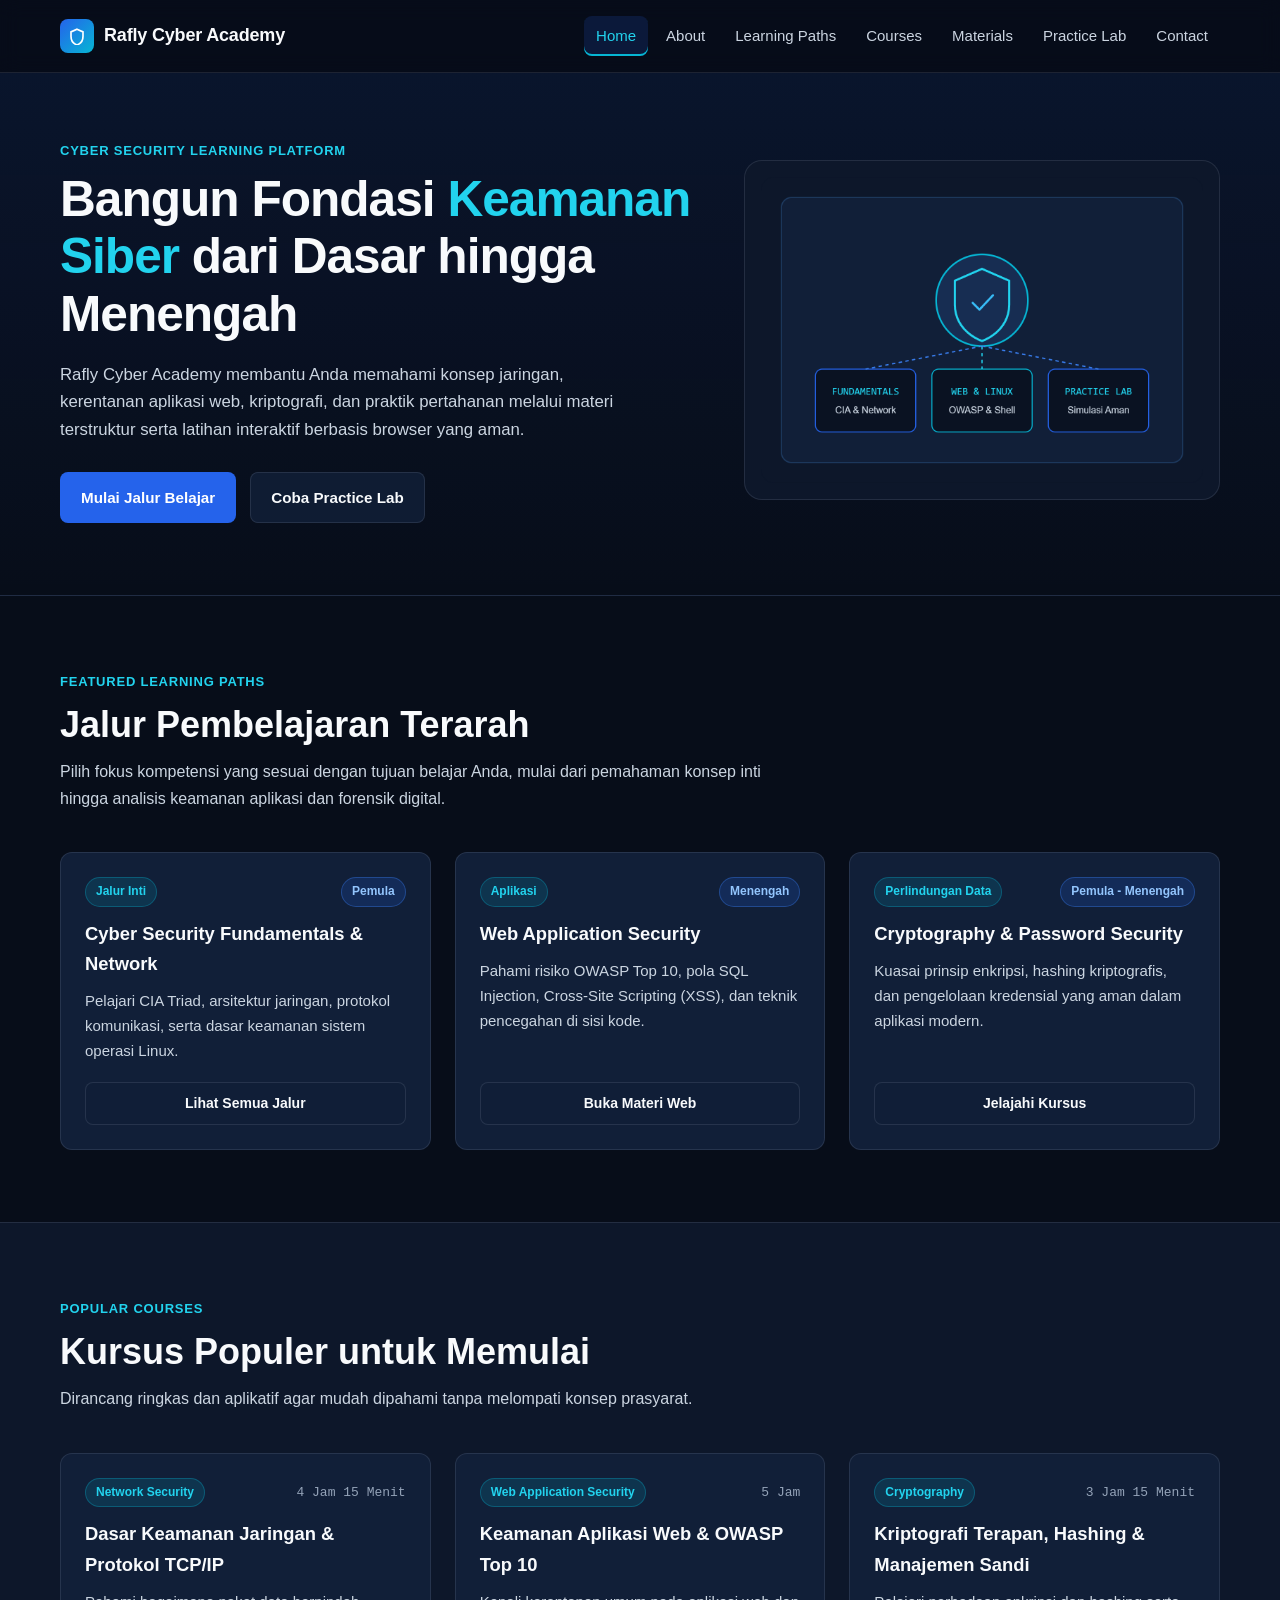
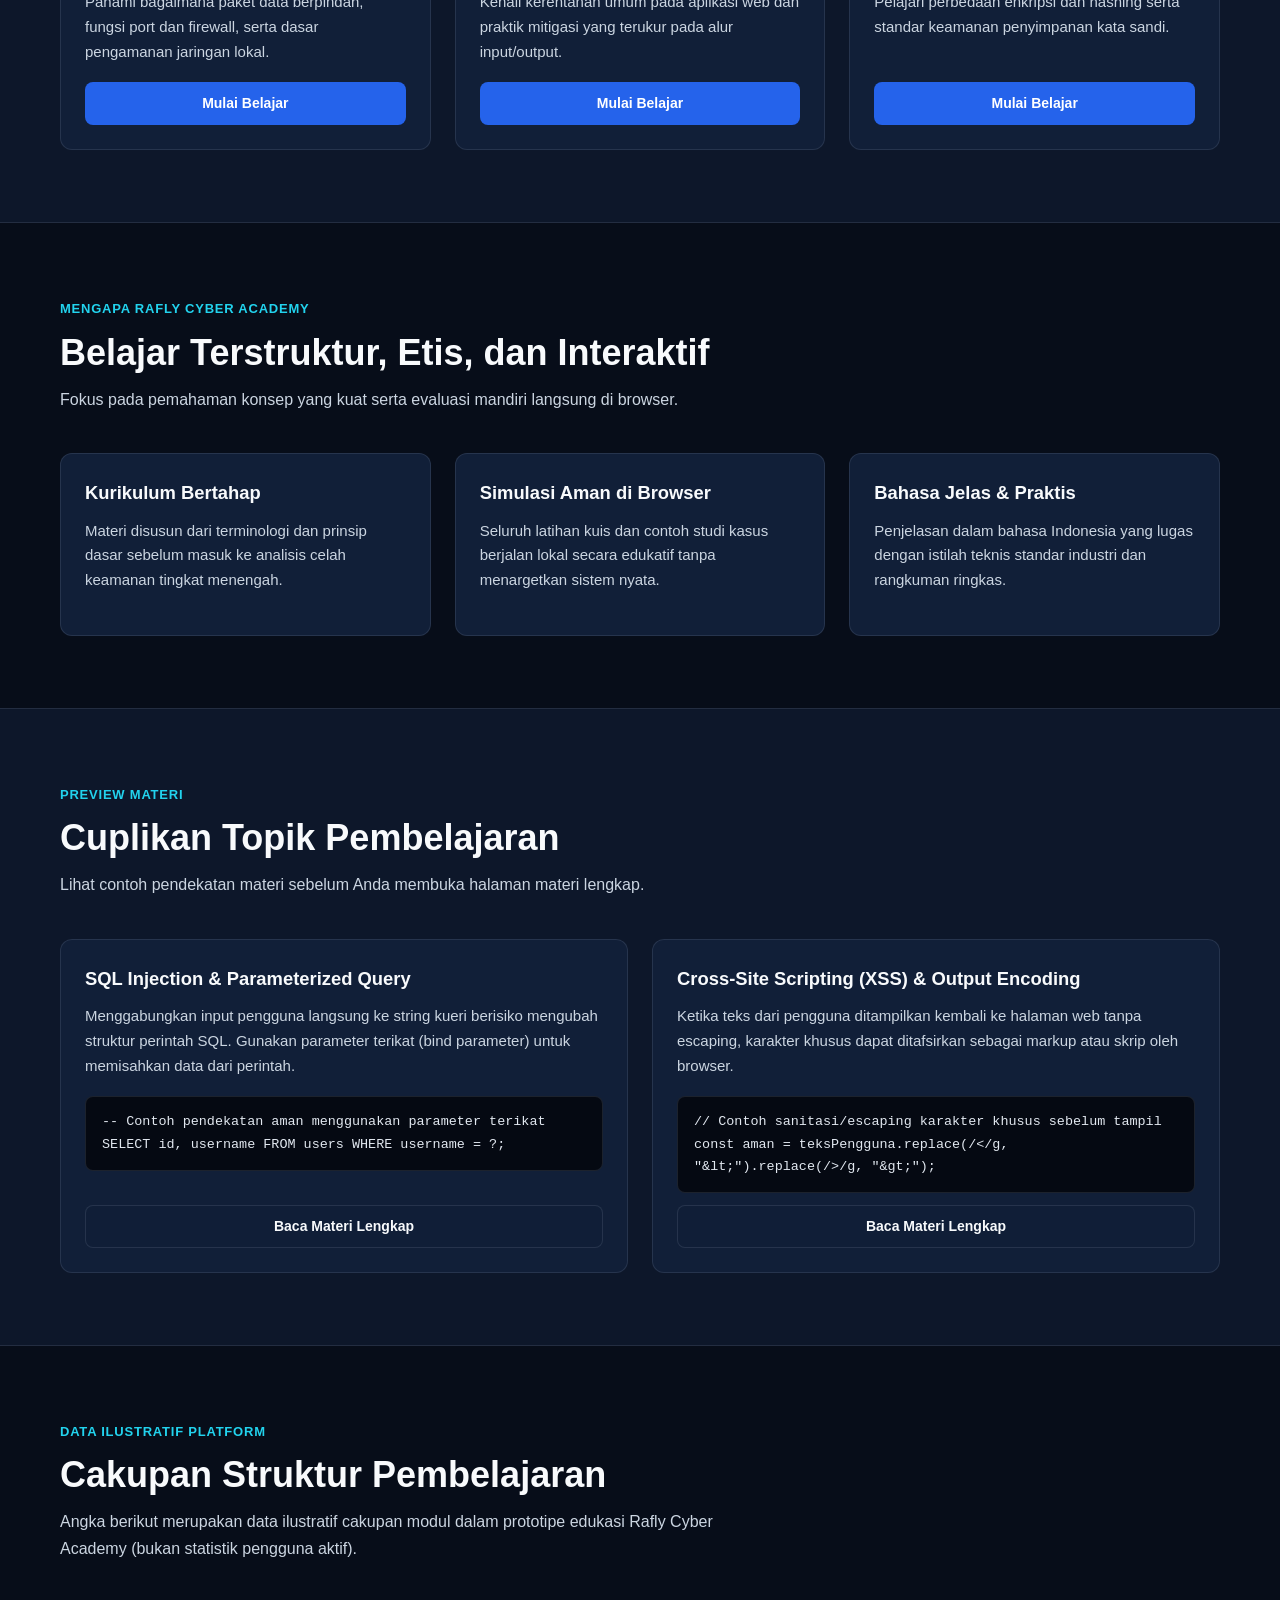
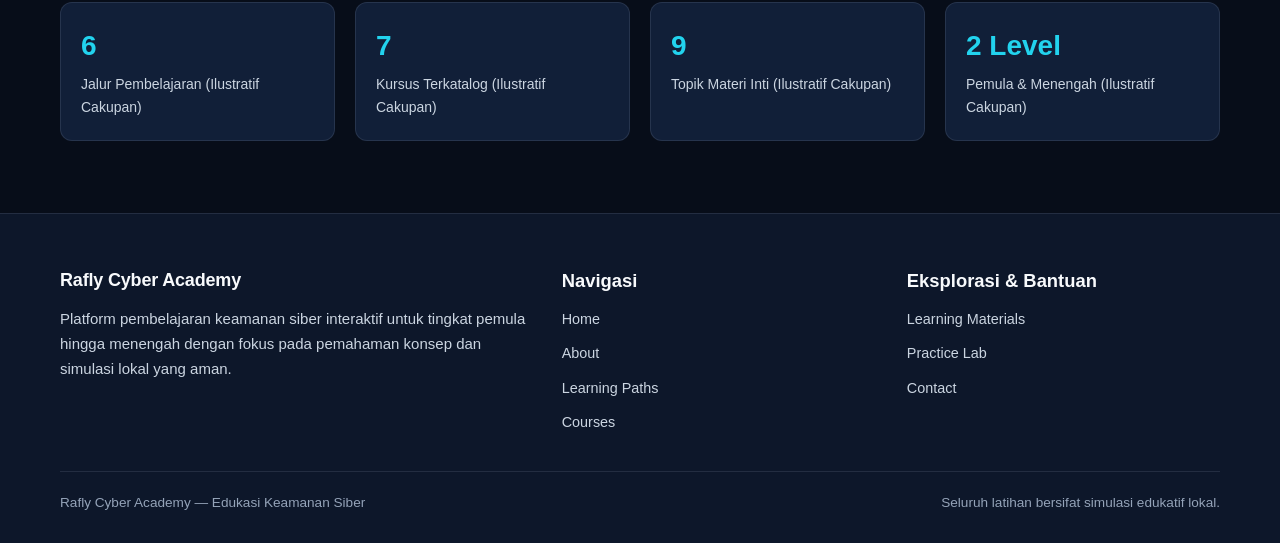
<file: index.html>
<!DOCTYPE html>
<html lang="id">
<head>
    <meta charset="UTF-8">
    <meta name="viewport" content="width=device-width, initial-scale=1.0">
    <title>Rafly Cyber Academy — Platform Belajar Keamanan Siber</title>
    <link rel="stylesheet" href="assets/css/style.css">
</head>
<body class="rafly_body">
    <header id="rafly_header">
        <div class="rafly_container rafly_nav_wrapper">
            <a class="rafly_logo" href="index.html">
                <span class="rafly_logo_mark" aria-hidden="true">
                    <svg width="18" height="18" viewBox="0 0 24 24" fill="none" stroke="currentColor" stroke-width="2.2">
                        <path d="M12 3l8 3.5v6c0 5.2-3.4 9.8-8 11.5-4.6-1.7-8-6.3-8-11.5v-6L12 3z"></path>
                    </svg>
                </span>
                <span>Rafly Cyber Academy</span>
            </a>

            <button id="rafly_hamburger" type="button" aria-label="Buka atau tutup menu navigasi" aria-expanded="false" aria-controls="rafly_nav_menu">
                <svg width="22" height="22" viewBox="0 0 24 24" fill="none" stroke="currentColor" stroke-width="2">
                    <line x1="3" y1="6" x2="21" y2="6"></line>
                    <line x1="3" y1="12" x2="21" y2="12"></line>
                    <line x1="3" y1="18" x2="21" y2="18"></line>
                </svg>
            </button>

            <nav aria-label="Navigasi utama">
                <ul id="rafly_nav_menu" class="rafly_nav_list">
                    <li><a class="rafly_nav_link" href="index.html">Home</a></li>
                    <li><a class="rafly_nav_link" href="about.html">About</a></li>
                    <li><a class="rafly_nav_link" href="learning-paths.html">Learning Paths</a></li>
                    <li><a class="rafly_nav_link" href="courses.html">Courses</a></li>
                    <li><a class="rafly_nav_link" href="materials.html">Materials</a></li>
                    <li><a class="rafly_nav_link" href="practice.html">Practice Lab</a></li>
                    <li><a class="rafly_nav_link" href="contact.html">Contact</a></li>
                </ul>
            </nav>
        </div>
    </header>

    <main class="rafly_main">
        <section id="rafly_hero">
            <div class="rafly_container rafly_hero_grid">
                <div>
                    <span class="rafly_eyebrow">Cyber Security Learning Platform</span>
                    <h1 class="rafly_hero_title">Bangun Fondasi <span>Keamanan Siber</span> dari Dasar hingga Menengah</h1>
                    <p class="rafly_hero_desc">
                        Rafly Cyber Academy membantu Anda memahami konsep jaringan, kerentanan aplikasi web, kriptografi, dan praktik pertahanan melalui materi terstruktur serta latihan interaktif berbasis browser yang aman.
                    </p>
                    <div class="rafly_btn_group">
                        <a class="rafly_btn_primary" href="learning-paths.html">Mulai Jalur Belajar</a>
                        <a class="rafly_btn_secondary" href="practice.html">Coba Practice Lab</a>
                    </div>
                </div>
                <div class="rafly_hero_visual">
                    <img src="assets/images/kocak.png" alt="Ilustrasi jalur pembelajaran keamanan siber di Rafly Cyber Academy">
                </div>
            </div>
        </section>

        <section class="rafly_section">
            <div class="rafly_container">
                <div class="rafly_section_header">
                    <span class="rafly_eyebrow">Featured Learning Paths</span>
                    <h2 class="rafly_section_title">Jalur Pembelajaran Terarah</h2>
                    <p class="rafly_section_desc">
                        Pilih fokus kompetensi yang sesuai dengan tujuan belajar Anda, mulai dari pemahaman konsep inti hingga analisis keamanan aplikasi dan forensik digital.
                    </p>
                </div>
                <div class="rafly_grid_3">
                    <article class="rafly_card">
                        <div>
                            <div class="rafly_card_meta">
                                <span class="rafly_badge">Jalur Inti</span>
                                <span class="rafly_badge rafly_badge_level">Pemula</span>
                            </div>
                            <h3 class="rafly_card_title">Cyber Security Fundamentals &amp; Network</h3>
                            <p class="rafly_card_text">
                                Pelajari CIA Triad, arsitektur jaringan, protokol komunikasi, serta dasar keamanan sistem operasi Linux.
                            </p>
                        </div>
                        <a class="rafly_btn_secondary rafly_btn_sm" href="learning-paths.html">Lihat Semua Jalur</a>
                    </article>

                    <article class="rafly_card">
                        <div>
                            <div class="rafly_card_meta">
                                <span class="rafly_badge">Aplikasi</span>
                                <span class="rafly_badge rafly_badge_level">Menengah</span>
                            </div>
                            <h3 class="rafly_card_title">Web Application Security</h3>
                            <p class="rafly_card_text">
                                Pahami risiko OWASP Top 10, pola SQL Injection, Cross-Site Scripting (XSS), dan teknik pencegahan di sisi kode.
                            </p>
                        </div>
                        <a class="rafly_btn_secondary rafly_btn_sm" href="materials.html">Buka Materi Web</a>
                    </article>

                    <article class="rafly_card">
                        <div>
                            <div class="rafly_card_meta">
                                <span class="rafly_badge"> Perlindungan Data</span>
                                <span class="rafly_badge rafly_badge_level">Pemula - Menengah</span>
                            </div>
                            <h3 class="rafly_card_title">Cryptography &amp; Password Security</h3>
                            <p class="rafly_card_text">
                                Kuasai prinsip enkripsi, hashing kriptografis, dan pengelolaan kredensial yang aman dalam aplikasi modern.
                            </p>
                        </div>
                        <a class="rafly_btn_secondary rafly_btn_sm" href="courses.html">Jelajahi Kursus</a>
                    </article>
                </div>
            </div>
        </section>

        <section class="rafly_section rafly_section_alt">
            <div class="rafly_container">
                <div class="rafly_section_header">
                    <span class="rafly_eyebrow">Popular Courses</span>
                    <h2 class="rafly_section_title">Kursus Populer untuk Memulai</h2>
                    <p class="rafly_section_desc">
                        Dirancang ringkas dan aplikatif agar mudah dipahami tanpa melompati konsep prasyarat.
                    </p>
                </div>
                <div class="rafly_grid_3">
                    <article class="rafly_card">
                        <div>
                            <div class="rafly_card_meta">
                                <span class="rafly_badge">Network Security</span>
                                <span class="rafly_meta_duration">4 Jam 15 Menit</span>
                            </div>
                            <h3 class="rafly_card_title">Dasar Keamanan Jaringan &amp; Protokol TCP/IP</h3>
                            <p class="rafly_card_text">
                                Pahami bagaimana paket data berpindah, fungsi port dan firewall, serta dasar pengamanan jaringan lokal.
                            </p>
                        </div>
                        <a class="rafly_btn_primary rafly_btn_sm" href="courses.html">Mulai Belajar</a>
                    </article>

                    <article class="rafly_card">
                        <div>
                            <div class="rafly_card_meta">
                                <span class="rafly_badge">Web Application Security</span>
                                <span class="rafly_meta_duration">5 Jam</span>
                            </div>
                            <h3 class="rafly_card_title">Keamanan Aplikasi Web &amp; OWASP Top 10</h3>
                            <p class="rafly_card_text">
                                Kenali kerentanan umum pada aplikasi web dan praktik mitigasi yang terukur pada alur input/output.
                            </p>
                        </div>
                        <a class="rafly_btn_primary rafly_btn_sm" href="courses.html">Mulai Belajar</a>
                    </article>

                    <article class="rafly_card">
                        <div>
                            <div class="rafly_card_meta">
                                <span class="rafly_badge">Cryptography</span>
                                <span class="rafly_meta_duration">3 Jam 15 Menit</span>
                            </div>
                            <h3 class="rafly_card_title">Kriptografi Terapan, Hashing &amp; Manajemen Sandi</h3>
                            <p class="rafly_card_text">
                                Pelajari perbedaan enkripsi dan hashing serta standar keamanan penyimpanan kata sandi.
                            </p>
                        </div>
                        <a class="rafly_btn_primary rafly_btn_sm" href="courses.html">Mulai Belajar</a>
                    </article>
                </div>
            </div>
        </section>

        <section class="rafly_section">
            <div class="rafly_container">
                <div class="rafly_section_header">
                    <span class="rafly_eyebrow">Mengapa Rafly Cyber Academy</span>
                    <h2 class="rafly_section_title">Belajar Terstruktur, Etis, dan Interaktif</h2>
                    <p class="rafly_section_desc">
                        Fokus pada pemahaman konsep yang kuat serta evaluasi mandiri langsung di browser.
                    </p>
                </div>
                <div class="rafly_grid_3">
                    <div class="rafly_card">
                        <div>
                            <h3 class="rafly_card_title">Kurikulum Bertahap</h3>
                            <p class="rafly_card_text">
                                Materi disusun dari terminologi dan prinsip dasar sebelum masuk ke analisis celah keamanan tingkat menengah.
                            </p>
                        </div>
                    </div>
                    <div class="rafly_card">
                        <div>
                            <h3 class="rafly_card_title">Simulasi Aman di Browser</h3>
                            <p class="rafly_card_text">
                                Seluruh latihan kuis dan contoh studi kasus berjalan lokal secara edukatif tanpa menargetkan sistem nyata.
                            </p>
                        </div>
                    </div>
                    <div class="rafly_card">
                        <div>
                            <h3 class="rafly_card_title">Bahasa Jelas &amp; Praktis</h3>
                            <p class="rafly_card_text">
                                Penjelasan dalam bahasa Indonesia yang lugas dengan istilah teknis standar industri dan rangkuman ringkas.
                            </p>
                        </div>
                    </div>
                </div>
            </div>
        </section>

        <section class="rafly_section rafly_section_alt">
            <div class="rafly_container">
                <div class="rafly_section_header">
                    <span class="rafly_eyebrow">Preview Materi</span>
                    <h2 class="rafly_section_title">Cuplikan Topik Pembelajaran</h2>
                    <p class="rafly_section_desc">
                        Lihat contoh pendekatan materi sebelum Anda membuka halaman materi lengkap.
                    </p>
                </div>
                <div class="rafly_grid_2">
                    <article class="rafly_card">
                        <div>
                            <h3 class="rafly_card_title">SQL Injection &amp; Parameterized Query</h3>
                            <p class="rafly_card_text">
                                Menggabungkan input pengguna langsung ke string kueri berisiko mengubah struktur perintah SQL. Gunakan parameter terikat (bind parameter) untuk memisahkan data dari perintah.
                            </p>
                            <div class="rafly_code_box">
                                <code>-- Contoh pendekatan aman menggunakan parameter terikat<br>SELECT id, username FROM users WHERE username = ?;</code>
                            </div>
                        </div>
                        <a class="rafly_btn_secondary rafly_btn_sm" href="materials.html#mat-sqli">Baca Materi Lengkap</a>
                    </article>

                    <article class="rafly_card">
                        <div>
                            <h3 class="rafly_card_title">Cross-Site Scripting (XSS) &amp; Output Encoding</h3>
                            <p class="rafly_card_text">
                                Ketika teks dari pengguna ditampilkan kembali ke halaman web tanpa escaping, karakter khusus dapat ditafsirkan sebagai markup atau skrip oleh browser.
                            </p>
                            <div class="rafly_code_box">
                                <code>// Contoh sanitasi/escaping karakter khusus sebelum tampil<br>const aman = teksPengguna.replace(/&lt;/g, "&amp;lt;").replace(/&gt;/g, "&amp;gt;");</code>
                            </div>
                        </div>
                        <a class="rafly_btn_secondary rafly_btn_sm" href="materials.html#mat-xss">Baca Materi Lengkap</a>
                    </article>
                </div>
            </div>
        </section>

        <section class="rafly_section">
            <div class="rafly_container">
                <div class="rafly_section_header">
                    <span class="rafly_eyebrow">Data Ilustratif Platform</span>
                    <h2 class="rafly_section_title">Cakupan Struktur Pembelajaran</h2>
                    <p class="rafly_section_desc">
                        Angka berikut merupakan data ilustratif cakupan modul dalam prototipe edukasi Rafly Cyber Academy (bukan statistik pengguna aktif).
                    </p>
                </div>
                <div class="rafly_stats_grid">
                    <div class="rafly_stat_box">
                        <div class="rafly_stat_value">6</div>
                        <div class="rafly_stat_label">Jalur Pembelajaran (Ilustratif Cakupan)</div>
                    </div>
                    <div class="rafly_stat_box">
                        <div class="rafly_stat_value">7</div>
                        <div class="rafly_stat_label">Kursus Terkatalog (Ilustratif Cakupan)</div>
                    </div>
                    <div class="rafly_stat_box">
                        <div class="rafly_stat_value">9</div>
                        <div class="rafly_stat_label">Topik Materi Inti (Ilustratif Cakupan)</div>
                    </div>
                    <div class="rafly_stat_box">
                        <div class="rafly_stat_value">2 Level</div>
                        <div class="rafly_stat_label">Pemula &amp; Menengah (Ilustratif Cakupan)</div>
                    </div>
                </div>
            </div>
        </section>
    </main>

    <footer id="rafly_footer">
        <div class="rafly_container">
            <div class="rafly_footer_grid">
                <div>
                    <a class="rafly_logo" href="index.html" style="margin-bottom: 12px;">
                        <span>Rafly Cyber Academy</span>
                    </a>
                    <p class="rafly_card_text">
                        Platform pembelajaran keamanan siber interaktif untuk tingkat pemula hingga menengah dengan fokus pada pemahaman konsep dan simulasi lokal yang aman.
                    </p>
                </div>
                <div>
                    <h3 class="rafly_card_title">Navigasi</h3>
                    <ul class="rafly_footer_links">
                        <li><a href="index.html">Home</a></li>
                        <li><a href="about.html">About</a></li>
                        <li><a href="learning-paths.html">Learning Paths</a></li>
                        <li><a href="courses.html">Courses</a></li>
                    </ul>
                </div>
                <div>
                    <h3 class="rafly_card_title">Eksplorasi &amp; Bantuan</h3>
                    <ul class="rafly_footer_links">
                        <li><a href="materials.html">Learning Materials</a></li>
                        <li><a href="practice.html">Practice Lab</a></li>
                        <li><a href="contact.html">Contact</a></li>
                    </ul>
                </div>
            </div>
            <div class="rafly_footer_bottom">
                <span>Rafly Cyber Academy — Edukasi Keamanan Siber</span>
                <span>Seluruh latihan bersifat simulasi edukatif lokal.</span>
            </div>
        </div>
    </footer>

    <script src="assets/js/main.js"></script>
</body>
</html>
</file>
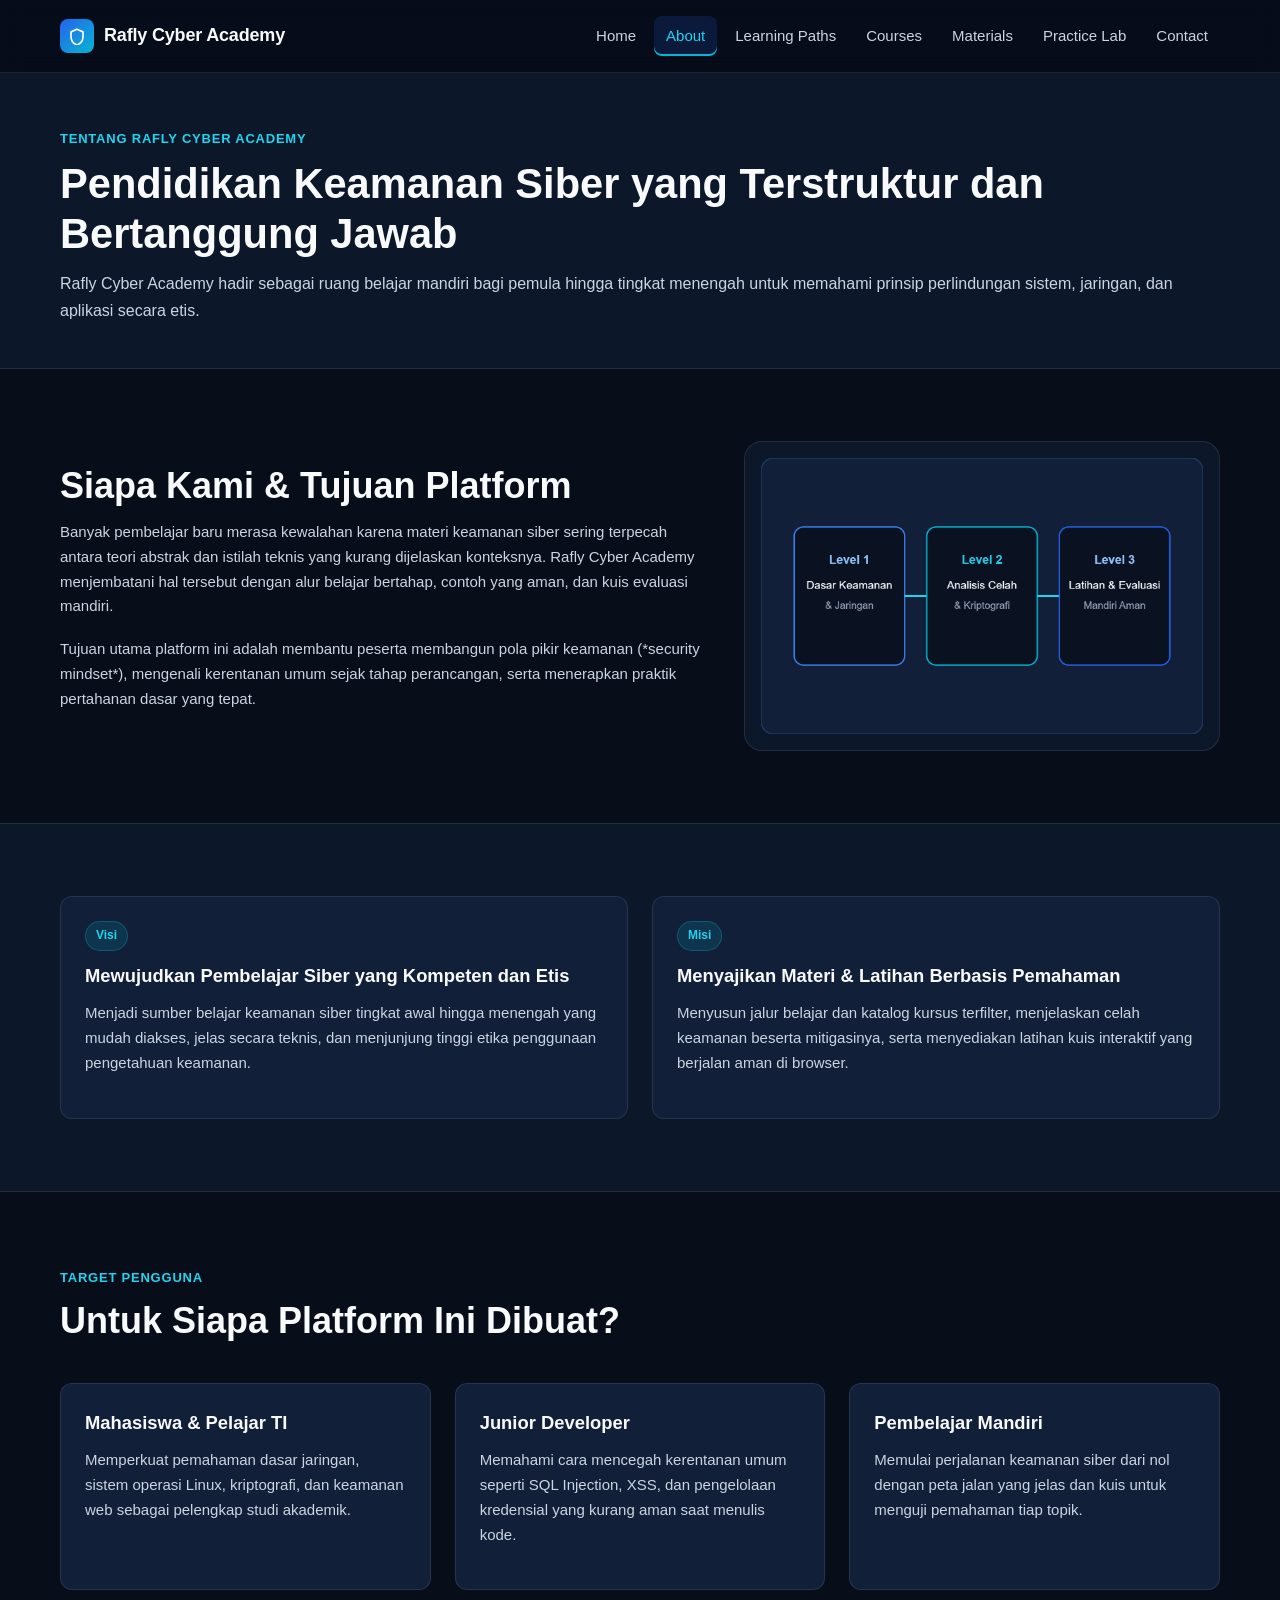
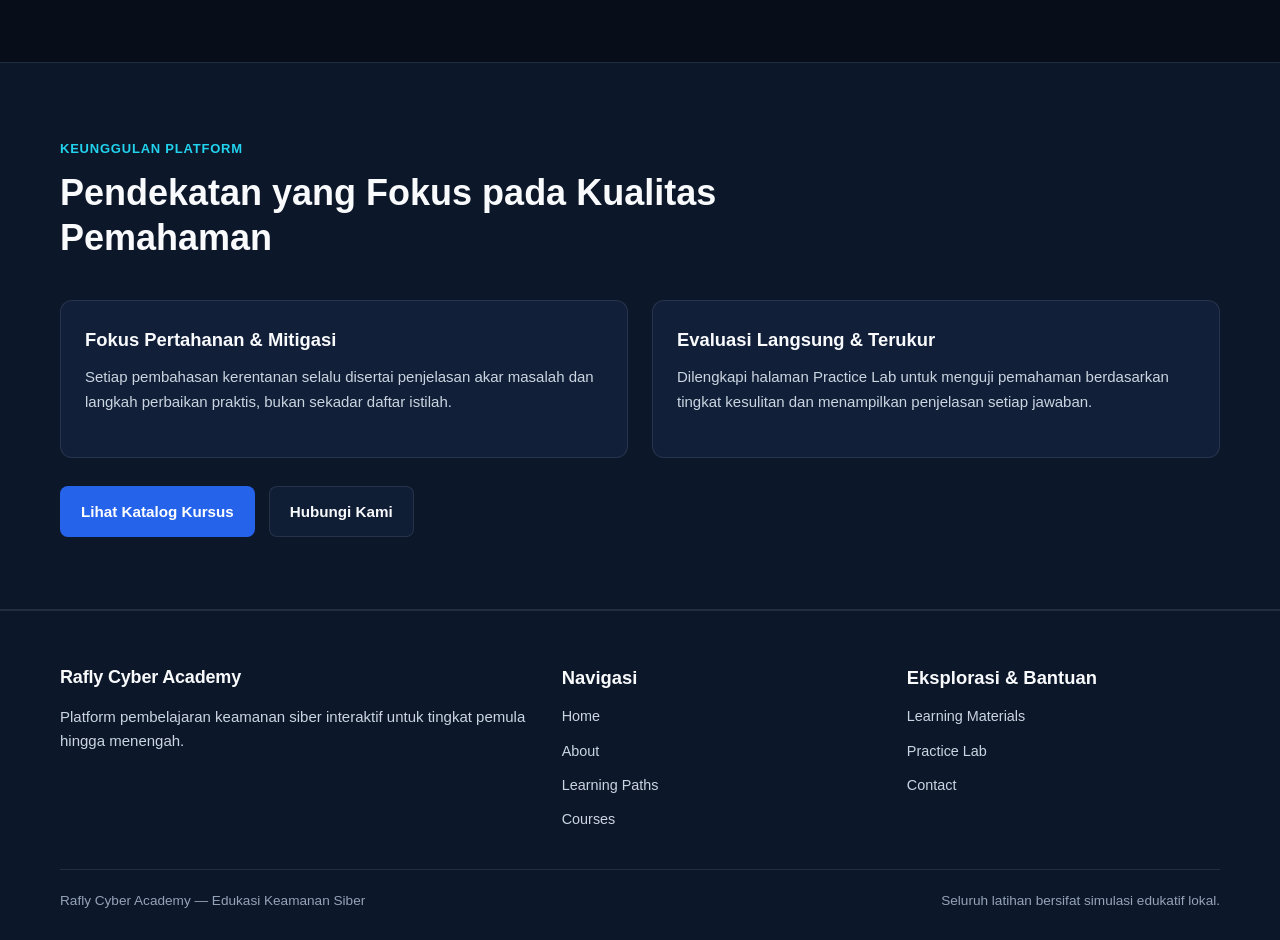
<file: about.html>
<!DOCTYPE html>
<html lang="id">
<head>
    <meta charset="UTF-8">
    <meta name="viewport" content="width=device-width, initial-scale=1.0">
    <title>Tentang Kami — Rafly Cyber Academy</title>
    <link rel="stylesheet" href="assets/css/style.css">
</head>
<body class="rafly_body">
    <header id="rafly_header">
        <div class="rafly_container rafly_nav_wrapper">
            <a class="rafly_logo" href="index.html">
                <span class="rafly_logo_mark" aria-hidden="true">
                    <svg width="18" height="18" viewBox="0 0 24 24" fill="none" stroke="currentColor" stroke-width="2.2">
                        <path d="M12 3l8 3.5v6c0 5.2-3.4 9.8-8 11.5-4.6-1.7-8-6.3-8-11.5v-6L12 3z"></path>
                    </svg>
                </span>
                <span>Rafly Cyber Academy</span>
            </a>

            <button id="rafly_hamburger" type="button" aria-label="Buka atau tutup menu navigasi" aria-expanded="false" aria-controls="rafly_nav_menu">
                <svg width="22" height="22" viewBox="0 0 24 24" fill="none" stroke="currentColor" stroke-width="2">
                    <line x1="3" y1="6" x2="21" y2="6"></line>
                    <line x1="3" y1="12" x2="21" y2="12"></line>
                    <line x1="3" y1="18" x2="21" y2="18"></line>
                </svg>
            </button>

            <nav aria-label="Navigasi utama">
                <ul id="rafly_nav_menu" class="rafly_nav_list">
                    <li><a class="rafly_nav_link" href="index.html">Home</a></li>
                    <li><a class="rafly_nav_link" href="about.html">About</a></li>
                    <li><a class="rafly_nav_link" href="learning-paths.html">Learning Paths</a></li>
                    <li><a class="rafly_nav_link" href="courses.html">Courses</a></li>
                    <li><a class="rafly_nav_link" href="materials.html">Materials</a></li>
                    <li><a class="rafly_nav_link" href="practice.html">Practice Lab</a></li>
                    <li><a class="rafly_nav_link" href="contact.html">Contact</a></li>
                </ul>
            </nav>
        </div>
    </header>

    <main class="rafly_main">
        <section class="rafly_page_banner">
            <div class="rafly_container">
                <span class="rafly_eyebrow">Tentang Rafly Cyber Academy</span>
                <h1 class="rafly_page_title">Pendidikan Keamanan Siber yang Terstruktur dan Bertanggung Jawab</h1>
                <p class="rafly_section_desc">
                    Rafly Cyber Academy hadir sebagai ruang belajar mandiri bagi pemula hingga tingkat menengah untuk memahami prinsip perlindungan sistem, jaringan, dan aplikasi secara etis.
                </p>
            </div>
        </section>

        <section class="rafly_section">
            <div class="rafly_container rafly_hero_grid">
                <div>
                    <h2 class="rafly_section_title">Siapa Kami &amp; Tujuan Platform</h2>
                    <p class="rafly_card_text">
                        Banyak pembelajar baru merasa kewalahan karena materi keamanan siber sering terpecah antara teori abstrak dan istilah teknis yang kurang dijelaskan konteksnya. Rafly Cyber Academy menjembatani hal tersebut dengan alur belajar bertahap, contoh yang aman, dan kuis evaluasi mandiri.
                    </p>
                    <p class="rafly_card_text">
                        Tujuan utama platform ini adalah membantu peserta membangun pola pikir keamanan (*security mindset*), mengenali kerentanan umum sejak tahap perancangan, serta menerapkan praktik pertahanan dasar yang tepat.
                    </p>
                </div>
                <div class="rafly_hero_visual">
                    <img src="assets/images/yaudah.png" alt="Diagram tahapan belajar dari level pemula ke latihan evaluasi">
                </div>
            </div>
        </section>

        <section class="rafly_section rafly_section_alt">
            <div class="rafly_container">
                <div class="rafly_grid_2">
                    <div class="rafly_card">
                        <div>
                            <span class="rafly_badge" style="margin-bottom: 10px;">Visi</span>
                            <h2 class="rafly_card_title">Mewujudkan Pembelajar Siber yang Kompeten dan Etis</h2>
                            <p class="rafly_card_text">
                                Menjadi sumber belajar keamanan siber tingkat awal hingga menengah yang mudah diakses, jelas secara teknis, dan menjunjung tinggi etika penggunaan pengetahuan keamanan.
                            </p>
                        </div>
                    </div>
                    <div class="rafly_card">
                        <div>
                            <span class="rafly_badge" style="margin-bottom: 10px;">Misi</span>
                            <h2 class="rafly_card_title">Menyajikan Materi &amp; Latihan Berbasis Pemahaman</h2>
                            <p class="rafly_card_text">
                                Menyusun jalur belajar dan katalog kursus terfilter, menjelaskan celah keamanan beserta mitigasinya, serta menyediakan latihan kuis interaktif yang berjalan aman di browser.
                            </p>
                        </div>
                    </div>
                </div>
            </div>
        </section>

        <section class="rafly_section">
            <div class="rafly_container">
                <div class="rafly_section_header">
                    <span class="rafly_eyebrow">Target Pengguna</span>
                    <h2 class="rafly_section_title">Untuk Siapa Platform Ini Dibuat?</h2>
                </div>
                <div class="rafly_grid_3">
                    <div class="rafly_card">
                        <div>
                            <h3 class="rafly_card_title">Mahasiswa &amp; Pelajar TI</h3>
                            <p class="rafly_card_text">
                                Memperkuat pemahaman dasar jaringan, sistem operasi Linux, kriptografi, dan keamanan web sebagai pelengkap studi akademik.
                            </p>
                        </div>
                    </div>
                    <div class="rafly_card">
                        <div>
                            <h3 class="rafly_card_title">Junior Developer</h3>
                            <p class="rafly_card_text">
                                Memahami cara mencegah kerentanan umum seperti SQL Injection, XSS, dan pengelolaan kredensial yang kurang aman saat menulis kode.
                            </p>
                        </div>
                    </div>
                    <div class="rafly_card">
                        <div>
                            <h3 class="rafly_card_title">Pembelajar Mandiri</h3>
                            <p class="rafly_card_text">
                                Memulai perjalanan keamanan siber dari nol dengan peta jalan yang jelas dan kuis untuk menguji pemahaman tiap topik.
                            </p>
                        </div>
                    </div>
                </div>
            </div>
        </section>

        <section class="rafly_section rafly_section_alt">
            <div class="rafly_container">
                <div class="rafly_section_header">
                    <span class="rafly_eyebrow">Keunggulan Platform</span>
                    <h2 class="rafly_section_title">Pendekatan yang Fokus pada Kualitas Pemahaman</h2>
                </div>
                <div class="rafly_grid_2">
                    <div class="rafly_card">
                        <div>
                            <h3 class="rafly_card_title">Fokus Pertahanan &amp; Mitigasi</h3>
                            <p class="rafly_card_text">
                                Setiap pembahasan kerentanan selalu disertai penjelasan akar masalah dan langkah perbaikan praktis, bukan sekadar daftar istilah.
                            </p>
                        </div>
                    </div>
                    <div class="rafly_card">
                        <div>
                            <h3 class="rafly_card_title">Evaluasi Langsung &amp; Terukur</h3>
                            <p class="rafly_card_text">
                                Dilengkapi halaman Practice Lab untuk menguji pemahaman berdasarkan tingkat kesulitan dan menampilkan penjelasan setiap jawaban.
                            </p>
                        </div>
                    </div>
                </div>
                <div class="rafly_btn_group" style="margin-top: 28px;">
                    <a class="rafly_btn_primary" href="courses.html">Lihat Katalog Kursus</a>
                    <a class="rafly_btn_secondary" href="contact.html">Hubungi Kami</a>
                </div>
            </div>
        </section>
    </main>

    <footer id="rafly_footer">
        <div class="rafly_container">
            <div class="rafly_footer_grid">
                <div>
                    <a class="rafly_logo" href="index.html" style="margin-bottom: 12px;">
                        <span>Rafly Cyber Academy</span>
                    </a>
                    <p class="rafly_card_text">
                        Platform pembelajaran keamanan siber interaktif untuk tingkat pemula hingga menengah.
                    </p>
                </div>
                <div>
                    <h3 class="rafly_card_title">Navigasi</h3>
                    <ul class="rafly_footer_links">
                        <li><a href="index.html">Home</a></li>
                        <li><a href="about.html">About</a></li>
                        <li><a href="learning-paths.html">Learning Paths</a></li>
                        <li><a href="courses.html">Courses</a></li>
                    </ul>
                </div>
                <div>
                    <h3 class="rafly_card_title">Eksplorasi &amp; Bantuan</h3>
                    <ul class="rafly_footer_links">
                        <li><a href="materials.html">Learning Materials</a></li>
                        <li><a href="practice.html">Practice Lab</a></li>
                        <li><a href="contact.html">Contact</a></li>
                    </ul>
                </div>
            </div>
            <div class="rafly_footer_bottom">
                <span>Rafly Cyber Academy — Edukasi Keamanan Siber</span>
                <span>Seluruh latihan bersifat simulasi edukatif lokal.</span>
            </div>
        </div>
    </footer>

    <script src="assets/js/main.js"></script>
</body>
</html>
</file>
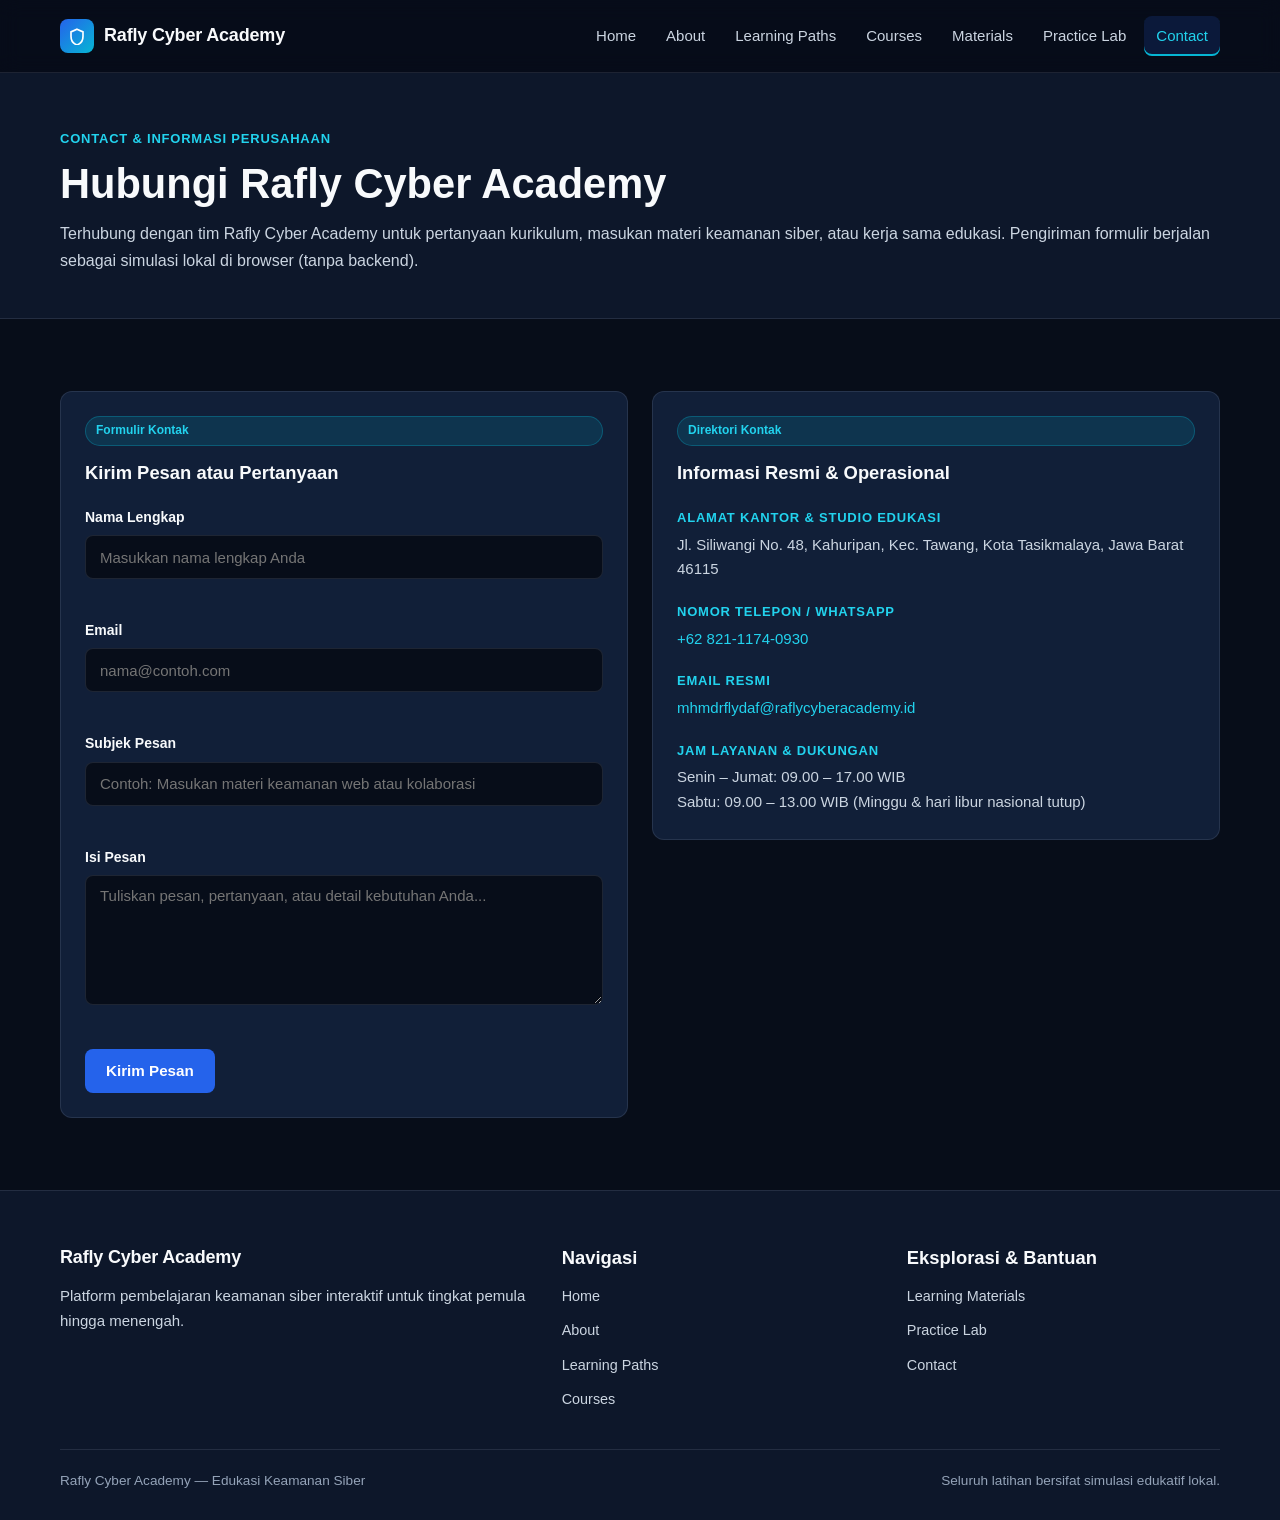
<file: contact.html>
<!DOCTYPE html>
<html lang="id">
<head>
    <meta charset="UTF-8">
    <meta name="viewport" content="width=device-width, initial-scale=1.0">
    <title>Kontak — Rafly Cyber Academy</title>
    <link rel="stylesheet" href="assets/css/style.css">
</head>
<body class="rafly_body">
    <header id="rafly_header">
        <div class="rafly_container rafly_nav_wrapper">
            <a class="rafly_logo" href="index.html">
                <span class="rafly_logo_mark" aria-hidden="true">
                    <svg width="18" height="18" viewBox="0 0 24 24" fill="none" stroke="currentColor" stroke-width="2.2">
                        <path d="M12 3l8 3.5v6c0 5.2-3.4 9.8-8 11.5-4.6-1.7-8-6.3-8-11.5v-6L12 3z"></path>
                    </svg>
                </span>
                <span>Rafly Cyber Academy</span>
            </a>

            <button id="rafly_hamburger" type="button" aria-label="Buka atau tutup menu navigasi" aria-expanded="false" aria-controls="rafly_nav_menu">
                <svg width="22" height="22" viewBox="0 0 24 24" fill="none" stroke="currentColor" stroke-width="2">
                    <line x1="3" y1="6" x2="21" y2="6"></line>
                    <line x1="3" y1="12" x2="21" y2="12"></line>
                    <line x1="3" y1="18" x2="21" y2="18"></line>
                </svg>
            </button>

            <nav aria-label="Navigasi utama">
                <ul id="rafly_nav_menu" class="rafly_nav_list">
                    <li><a class="rafly_nav_link" href="index.html">Home</a></li>
                    <li><a class="rafly_nav_link" href="about.html">About</a></li>
                    <li><a class="rafly_nav_link" href="learning-paths.html">Learning Paths</a></li>
                    <li><a class="rafly_nav_link" href="courses.html">Courses</a></li>
                    <li><a class="rafly_nav_link" href="materials.html">Materials</a></li>
                    <li><a class="rafly_nav_link" href="practice.html">Practice Lab</a></li>
                    <li><a class="rafly_nav_link" href="contact.html">Contact</a></li>
                </ul>
            </nav>
        </div>
    </header>

    <main class="rafly_main">
        <section class="rafly_page_banner">
            <div class="rafly_container">
                <span class="rafly_eyebrow">Contact &amp; Informasi Perusahaan</span>
                <h1 class="rafly_page_title">Hubungi Rafly Cyber Academy</h1>
                <p class="rafly_section_desc">
                    Terhubung dengan tim Rafly Cyber Academy untuk pertanyaan kurikulum, masukan materi keamanan siber, atau kerja sama edukasi. Pengiriman formulir berjalan sebagai simulasi lokal di browser (tanpa backend).
                </p>
            </div>
        </section>

        <section class="rafly_section">
            <div class="rafly_container rafly_grid_2">
                <div class="rafly_card" style="justify-content: flex-start;">
                    <span class="rafly_badge">Formulir Kontak</span>
                    <h2 class="rafly_card_title" style="margin-top: 12px; margin-bottom: 18px;">Kirim Pesan atau Pertanyaan</h2>

                    <form id="rafly_contact_form" novalidate>
                        <div class="rafly_field_group" style="margin-bottom: 16px;">
                            <label class="rafly_label" for="rafly_contact_name">Nama Lengkap</label>
                            <input id="rafly_contact_name" name="name" class="rafly_input" type="text" required placeholder="Masukkan nama lengkap Anda">
                            <span id="rafly_err_name" class="rafly_error_text" role="alert"></span>
                        </div>

                        <div class="rafly_field_group" style="margin-bottom: 16px;">
                            <label class="rafly_label" for="rafly_contact_email">Email</label>
                            <input id="rafly_contact_email" name="email" class="rafly_input" type="email" required placeholder="nama@contoh.com">
                            <span id="rafly_err_email" class="rafly_error_text" role="alert"></span>
                        </div>

                        <div class="rafly_field_group" style="margin-bottom: 16px;">
                            <label class="rafly_label" for="rafly_contact_subject">Subjek Pesan</label>
                            <input id="rafly_contact_subject" name="subject" class="rafly_input" type="text" required placeholder="Contoh: Masukan materi keamanan web atau kolaborasi">
                            <span id="rafly_err_subject" class="rafly_error_text" role="alert"></span>
                        </div>

                        <div class="rafly_field_group" style="margin-bottom: 20px;">
                            <label class="rafly_label" for="rafly_contact_message">Isi Pesan</label>
                            <textarea id="rafly_contact_message" name="message" class="rafly_textarea" required placeholder="Tuliskan pesan, pertanyaan, atau detail kebutuhan Anda..."></textarea>
                            <span id="rafly_err_message" class="rafly_error_text" role="alert"></span>
                        </div>

                        <button type="submit" class="rafly_btn_primary">Kirim Pesan</button>

                        <div id="rafly_contact_confirmation" class="rafly_alert_success" hidden role="status" aria-live="polite"></div>
                    </form>
                </div>

                <div style="display: flex; flex-direction: column; gap: 20px;">
                    <div class="rafly_card" style="justify-content: flex-start;">
                        <span class="rafly_badge">Direktori Kontak</span>
                        <h2 class="rafly_card_title" style="margin-top: 12px; margin-bottom: 16px;">Informasi Resmi &amp; Operasional</h2>

                        <div style="display: flex; flex-direction: column; gap: 16px;">
                            <div>
                                <div class="rafly_eyebrow" style="margin-bottom: 4px;">Alamat Kantor &amp; Studio Edukasi</div>
                                <p class="rafly_card_text" style="margin-bottom: 0;">
                                    Jl. Siliwangi No. 48, Kahuripan, Kec. Tawang, Kota Tasikmalaya, Jawa Barat 46115
                                </p>
                            </div>

                            <div>
                                <div class="rafly_eyebrow" style="margin-bottom: 4px;">Nomor Telepon / WhatsApp</div>
                                <p class="rafly_card_text" style="margin-bottom: 0;">
                                    <a href="tel:+6285159270544" style="color: var(--rafly_accent_cyan_bright);">+62 821-1174-0930</a>
                                </p>
                            </div>

                            <div>
                                <div class="rafly_eyebrow" style="margin-bottom: 4px;">Email Resmi</div>
                                <p class="rafly_card_text" style="margin-bottom: 0;">
                                    <a href="mailto:mhmdrflydaf@raflycyberacademy.id" style="color: var(--rafly_accent_cyan_bright);">mhmdrflydaf@raflycyberacademy.id</a>
                                </p>
                            </div>

                            <div>
                                <div class="rafly_eyebrow" style="margin-bottom: 4px;">Jam Layanan &amp; Dukungan</div>
                                <p class="rafly_card_text" style="margin-bottom: 0;">
                                    Senin – Jumat: 09.00 – 17.00 WIB<br>
                                    Sabtu: 09.00 – 13.00 WIB (Minggu &amp; hari libur nasional tutup)
                                </p>
                            </div>
                        </div>
                    </div>
                </div>
            </div>
        </section>
    </main>

    <footer id="rafly_footer">
        <div class="rafly_container">
            <div class="rafly_footer_grid">
                <div>
                    <a class="rafly_logo" href="index.html" style="margin-bottom: 12px;">
                        <span>Rafly Cyber Academy</span>
                    </a>
                    <p class="rafly_card_text">
                        Platform pembelajaran keamanan siber interaktif untuk tingkat pemula hingga menengah.
                    </p>
                </div>
                <div>
                    <h3 class="rafly_card_title">Navigasi</h3>
                    <ul class="rafly_footer_links">
                        <li><a href="index.html">Home</a></li>
                        <li><a href="about.html">About</a></li>
                        <li><a href="learning-paths.html">Learning Paths</a></li>
                        <li><a href="courses.html">Courses</a></li>
                    </ul>
                </div>
                <div>
                    <h3 class="rafly_card_title">Eksplorasi &amp; Bantuan</h3>
                    <ul class="rafly_footer_links">
                        <li><a href="materials.html">Learning Materials</a></li>
                        <li><a href="practice.html">Practice Lab</a></li>
                        <li><a href="contact.html">Contact</a></li>
                    </ul>
                </div>
            </div>
            <div class="rafly_footer_bottom">
                <span>Rafly Cyber Academy — Edukasi Keamanan Siber</span>
                <span>Seluruh latihan bersifat simulasi edukatif lokal.</span>
            </div>
        </div>
    </footer>

    <script src="assets/js/main.js"></script>
    <script src="assets/js/contact.js"></script>
</body>
</html>
</file>
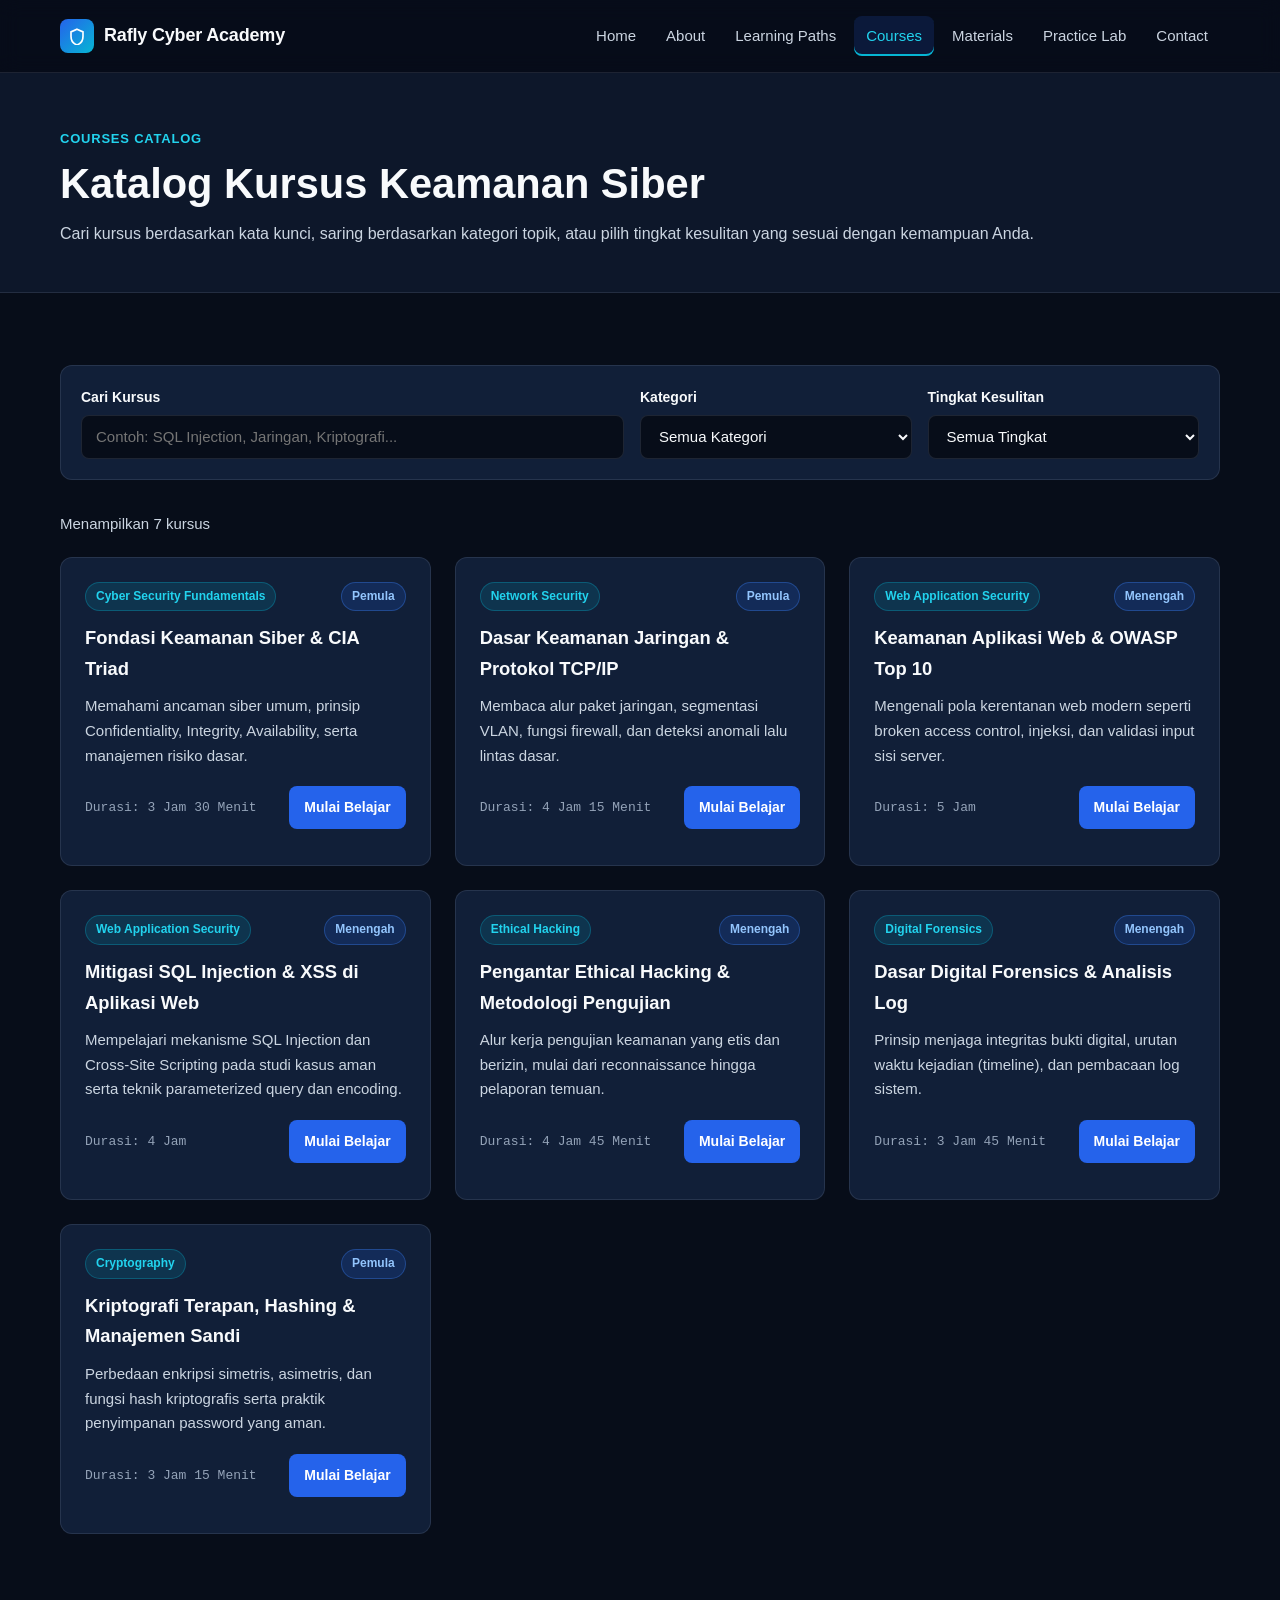
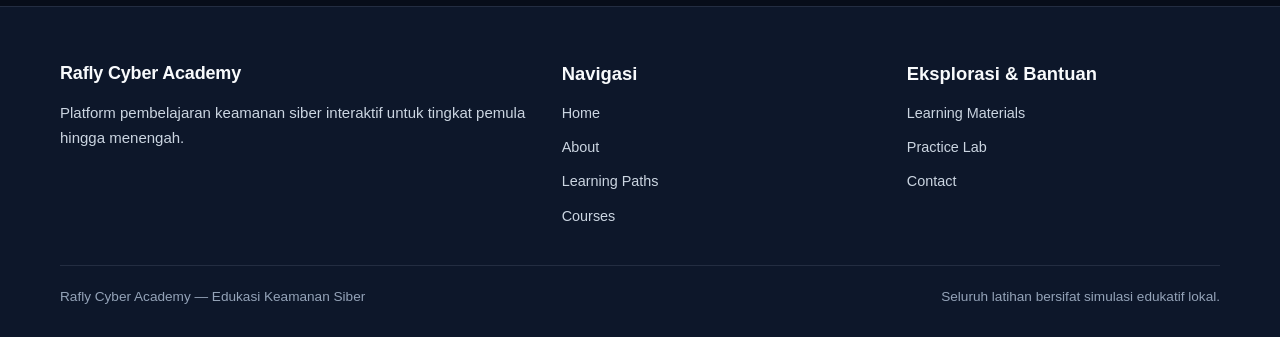
<file: courses.html>
<!DOCTYPE html>
<html lang="id">
<head>
    <meta charset="UTF-8">
    <meta name="viewport" content="width=device-width, initial-scale=1.0">
    <title>Katalog Kursus — Rafly Cyber Academy</title>
    <link rel="stylesheet" href="assets/css/style.css">
</head>
<body class="rafly_body">
    <header id="rafly_header">
        <div class="rafly_container rafly_nav_wrapper">
            <a class="rafly_logo" href="index.html">
                <span class="rafly_logo_mark" aria-hidden="true">
                    <svg width="18" height="18" viewBox="0 0 24 24" fill="none" stroke="currentColor" stroke-width="2.2">
                        <path d="M12 3l8 3.5v6c0 5.2-3.4 9.8-8 11.5-4.6-1.7-8-6.3-8-11.5v-6L12 3z"></path>
                    </svg>
                </span>
                <span>Rafly Cyber Academy</span>
            </a>

            <button id="rafly_hamburger" type="button" aria-label="Buka atau tutup menu navigasi" aria-expanded="false" aria-controls="rafly_nav_menu">
                <svg width="22" height="22" viewBox="0 0 24 24" fill="none" stroke="currentColor" stroke-width="2">
                    <line x1="3" y1="6" x2="21" y2="6"></line>
                    <line x1="3" y1="12" x2="21" y2="12"></line>
                    <line x1="3" y1="18" x2="21" y2="18"></line>
                </svg>
            </button>

            <nav aria-label="Navigasi utama">
                <ul id="rafly_nav_menu" class="rafly_nav_list">
                    <li><a class="rafly_nav_link" href="index.html">Home</a></li>
                    <li><a class="rafly_nav_link" href="about.html">About</a></li>
                    <li><a class="rafly_nav_link" href="learning-paths.html">Learning Paths</a></li>
                    <li><a class="rafly_nav_link" href="courses.html">Courses</a></li>
                    <li><a class="rafly_nav_link" href="materials.html">Materials</a></li>
                    <li><a class="rafly_nav_link" href="practice.html">Practice Lab</a></li>
                    <li><a class="rafly_nav_link" href="contact.html">Contact</a></li>
                </ul>
            </nav>
        </div>
    </header>

    <main class="rafly_main">
        <section class="rafly_page_banner">
            <div class="rafly_container">
                <span class="rafly_eyebrow">Courses Catalog</span>
                <h1 class="rafly_page_title">Katalog Kursus Keamanan Siber</h1>
                <p class="rafly_section_desc">
                    Cari kursus berdasarkan kata kunci, saring berdasarkan kategori topik, atau pilih tingkat kesulitan yang sesuai dengan kemampuan Anda.
                </p>
            </div>
        </section>

        <section class="rafly_section">
            <div class="rafly_container">
                <div class="rafly_filter_bar" role="region" aria-label="Filter pencarian kursus">
                    <div class="rafly_field_group">
                        <label class="rafly_label" for="rafly_search_course">Cari Kursus</label>
                        <input id="rafly_search_course" class="rafly_input" type="search" placeholder="Contoh: SQL Injection, Jaringan, Kriptografi...">
                    </div>

                    <div class="rafly_field_group">
                        <label class="rafly_label" for="rafly_filter_category">Kategori</label>
                        <select id="rafly_filter_category" class="rafly_select">
                            <option value="all">Semua Kategori</option>
                            <option value="Cyber Security Fundamentals">Cyber Security Fundamentals</option>
                            <option value="Network Security">Network Security</option>
                            <option value="Web Application Security">Web Application Security</option>
                            <option value="Ethical Hacking">Ethical Hacking</option>
                            <option value="Digital Forensics">Digital Forensics</option>
                            <option value="Cryptography">Cryptography</option>
                        </select>
                    </div>

                    <div class="rafly_field_group">
                        <label class="rafly_label" for="rafly_filter_level">Tingkat Kesulitan</label>
                        <select id="rafly_filter_level" class="rafly_select">
                            <option value="all">Semua Tingkat</option>
                            <option value="Pemula">Pemula</option>
                            <option value="Menengah">Menengah</option>
                        </select>
                    </div>
                </div>

                <p id="rafly_courses_count" class="rafly_card_text" style="margin-bottom: 20px;">Menampilkan 7 kursus</p>

                <div id="rafly_courses_list" class="rafly_grid_3"></div>
            </div>
        </section>
    </main>

    <footer id="rafly_footer">
        <div class="rafly_container">
            <div class="rafly_footer_grid">
                <div>
                    <a class="rafly_logo" href="index.html" style="margin-bottom: 12px;">
                        <span>Rafly Cyber Academy</span>
                    </a>
                    <p class="rafly_card_text">
                        Platform pembelajaran keamanan siber interaktif untuk tingkat pemula hingga menengah.
                    </p>
                </div>
                <div>
                    <h3 class="rafly_card_title">Navigasi</h3>
                    <ul class="rafly_footer_links">
                        <li><a href="index.html">Home</a></li>
                        <li><a href="about.html">About</a></li>
                        <li><a href="learning-paths.html">Learning Paths</a></li>
                        <li><a href="courses.html">Courses</a></li>
                    </ul>
                </div>
                <div>
                    <h3 class="rafly_card_title">Eksplorasi &amp; Bantuan</h3>
                    <ul class="rafly_footer_links">
                        <li><a href="materials.html">Learning Materials</a></li>
                        <li><a href="practice.html">Practice Lab</a></li>
                        <li><a href="contact.html">Contact</a></li>
                    </ul>
                </div>
            </div>
            <div class="rafly_footer_bottom">
                <span>Rafly Cyber Academy — Edukasi Keamanan Siber</span>
                <span>Seluruh latihan bersifat simulasi edukatif lokal.</span>
            </div>
        </div>
    </footer>

    <script src="assets/js/main.js"></script>
    <script src="assets/js/courses.js"></script>
</body>
</html>
</file>
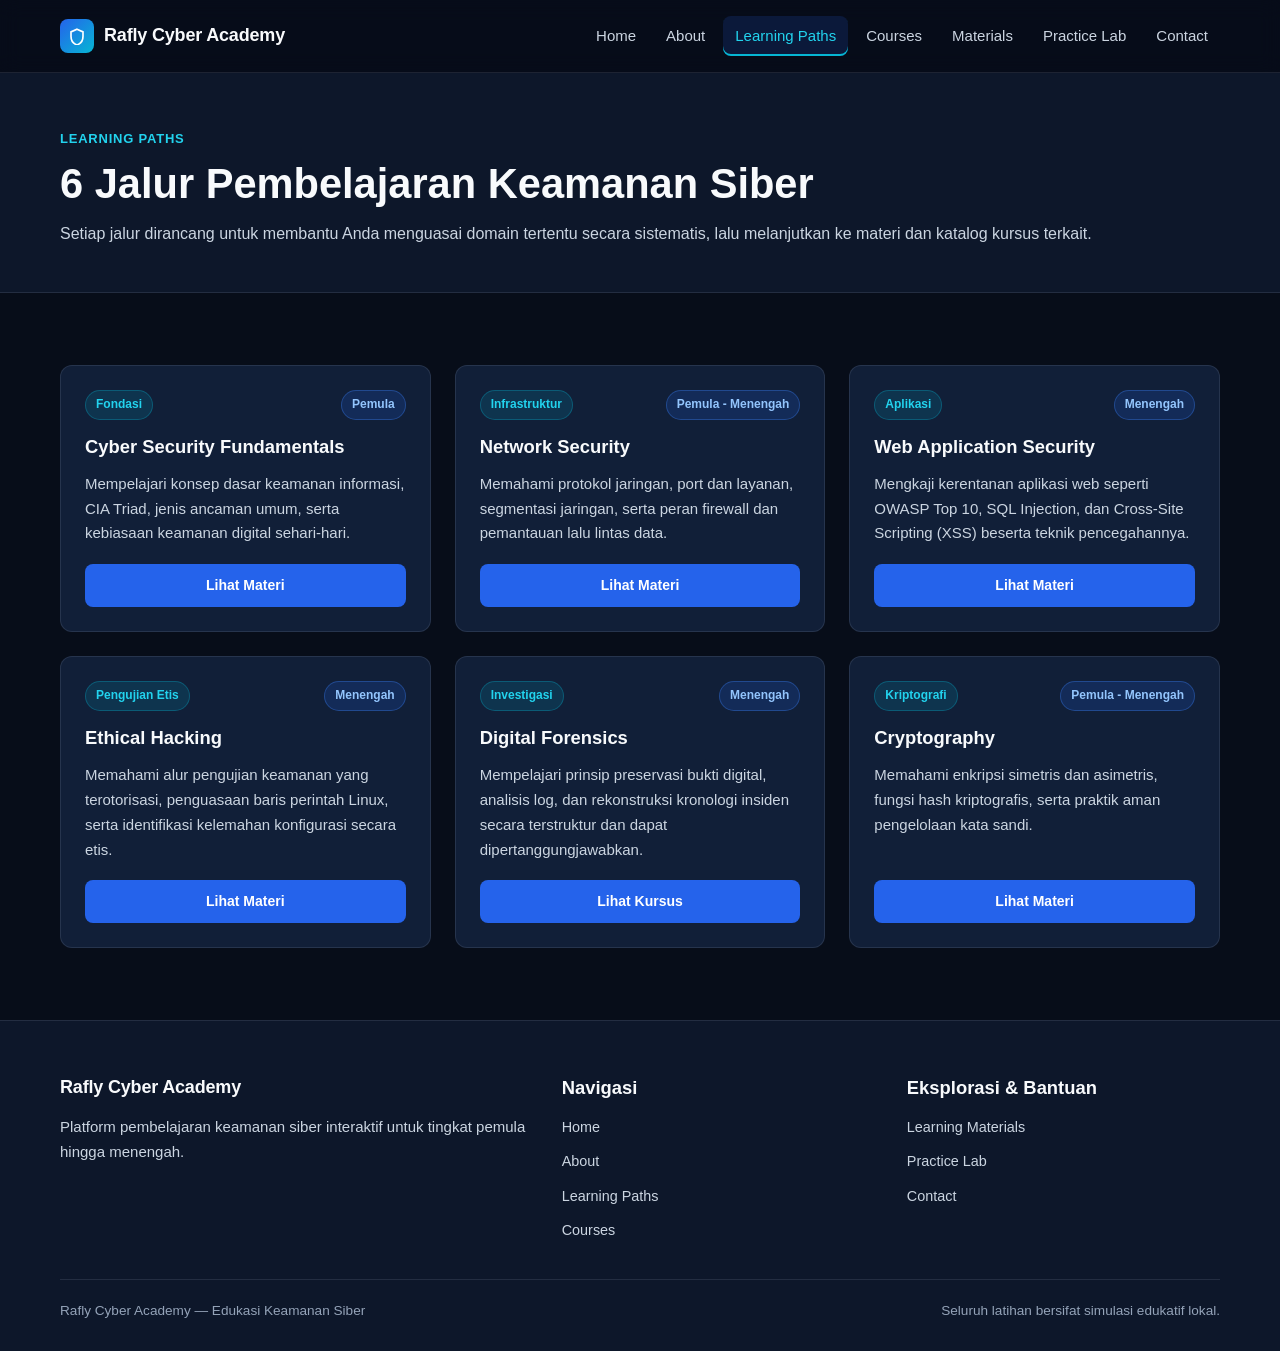
<file: learning-paths.html>
<!DOCTYPE html>
<html lang="id">
<head>
    <meta charset="UTF-8">
    <meta name="viewport" content="width=device-width, initial-scale=1.0">
    <title>Jalur Pembelajaran — Rafly Cyber Academy</title>
    <link rel="stylesheet" href="assets/css/style.css">
</head>
<body class="rafly_body">
    <header id="rafly_header">
        <div class="rafly_container rafly_nav_wrapper">
            <a class="rafly_logo" href="index.html">
                <span class="rafly_logo_mark" aria-hidden="true">
                    <svg width="18" height="18" viewBox="0 0 24 24" fill="none" stroke="currentColor" stroke-width="2.2">
                        <path d="M12 3l8 3.5v6c0 5.2-3.4 9.8-8 11.5-4.6-1.7-8-6.3-8-11.5v-6L12 3z"></path>
                    </svg>
                </span>
                <span>Rafly Cyber Academy</span>
            </a>

            <button id="rafly_hamburger" type="button" aria-label="Buka atau tutup menu navigasi" aria-expanded="false" aria-controls="rafly_nav_menu">
                <svg width="22" height="22" viewBox="0 0 24 24" fill="none" stroke="currentColor" stroke-width="2">
                    <line x1="3" y1="6" x2="21" y2="6"></line>
                    <line x1="3" y1="12" x2="21" y2="12"></line>
                    <line x1="3" y1="18" x2="21" y2="18"></line>
                </svg>
            </button>

            <nav aria-label="Navigasi utama">
                <ul id="rafly_nav_menu" class="rafly_nav_list">
                    <li><a class="rafly_nav_link" href="index.html">Home</a></li>
                    <li><a class="rafly_nav_link" href="about.html">About</a></li>
                    <li><a class="rafly_nav_link" href="learning-paths.html">Learning Paths</a></li>
                    <li><a class="rafly_nav_link" href="courses.html">Courses</a></li>
                    <li><a class="rafly_nav_link" href="materials.html">Materials</a></li>
                    <li><a class="rafly_nav_link" href="practice.html">Practice Lab</a></li>
                    <li><a class="rafly_nav_link" href="contact.html">Contact</a></li>
                </ul>
            </nav>
        </div>
    </header>

    <main class="rafly_main">
        <section class="rafly_page_banner">
            <div class="rafly_container">
                <span class="rafly_eyebrow">Learning Paths</span>
                <h1 class="rafly_page_title">6 Jalur Pembelajaran Keamanan Siber</h1>
                <p class="rafly_section_desc">
                    Setiap jalur dirancang untuk membantu Anda menguasai domain tertentu secara sistematis, lalu melanjutkan ke materi dan katalog kursus terkait.
                </p>
            </div>
        </section>

        <section class="rafly_section">
            <div class="rafly_container">
                <div class="rafly_grid_3">
                    <article class="rafly_card">
                        <div>
                            <div class="rafly_card_meta">
                                <span class="rafly_badge">Fondasi</span>
                                <span class="rafly_badge rafly_badge_level">Pemula</span>
                            </div>
                            <h2 class="rafly_card_title">Cyber Security Fundamentals</h2>
                            <p class="rafly_card_text">
                                Mempelajari konsep dasar keamanan informasi, CIA Triad, jenis ancaman umum, serta kebiasaan keamanan digital sehari-hari.
                            </p>
                        </div>
                        <a class="rafly_btn_primary rafly_btn_sm" href="materials.html#mat-intro">Lihat Materi</a>
                    </article>

                    <article class="rafly_card">
                        <div>
                            <div class="rafly_card_meta">
                                <span class="rafly_badge">Infrastruktur</span>
                                <span class="rafly_badge rafly_badge_level">Pemula - Menengah</span>
                            </div>
                            <h2 class="rafly_card_title">Network Security</h2>
                            <p class="rafly_card_text">
                                Memahami protokol jaringan, port dan layanan, segmentasi jaringan, serta peran firewall dan pemantauan lalu lintas data.
                            </p>
                        </div>
                        <a class="rafly_btn_primary rafly_btn_sm" href="materials.html#mat-networking">Lihat Materi</a>
                    </article>

                    <article class="rafly_card">
                        <div>
                            <div class="rafly_card_meta">
                                <span class="rafly_badge">Aplikasi</span>
                                <span class="rafly_badge rafly_badge_level">Menengah</span>
                            </div>
                            <h2 class="rafly_card_title">Web Application Security</h2>
                            <p class="rafly_card_text">
                                Mengkaji kerentanan aplikasi web seperti OWASP Top 10, SQL Injection, dan Cross-Site Scripting (XSS) beserta teknik pencegahannya.
                            </p>
                        </div>
                        <a class="rafly_btn_primary rafly_btn_sm" href="materials.html#mat-owasp">Lihat Materi</a>
                    </article>

                    <article class="rafly_card">
                        <div>
                            <div class="rafly_card_meta">
                                <span class="rafly_badge">Pengujian Etis</span>
                                <span class="rafly_badge rafly_badge_level">Menengah</span>
                            </div>
                            <h2 class="rafly_card_title">Ethical Hacking</h2>
                            <p class="rafly_card_text">
                                Memahami alur pengujian keamanan yang terotorisasi, penguasaan baris perintah Linux, serta identifikasi kelemahan konfigurasi secara etis.
                            </p>
                        </div>
                        <a class="rafly_btn_primary rafly_btn_sm" href="materials.html#mat-linux">Lihat Materi</a>
                    </article>

                    <article class="rafly_card">
                        <div>
                            <div class="rafly_card_meta">
                                <span class="rafly_badge">Investigasi</span>
                                <span class="rafly_badge rafly_badge_level">Menengah</span>
                            </div>
                            <h2 class="rafly_card_title">Digital Forensics</h2>
                            <p class="rafly_card_text">
                                Mempelajari prinsip preservasi bukti digital, analisis log, dan rekonstruksi kronologi insiden secara terstruktur dan dapat dipertanggungjawabkan.
                            </p>
                        </div>
                        <a class="rafly_btn_primary rafly_btn_sm" href="courses.html">Lihat Kursus</a>
                    </article>

                    <article class="rafly_card">
                        <div>
                            <div class="rafly_card_meta">
                                <span class="rafly_badge">Kriptografi</span>
                                <span class="rafly_badge rafly_badge_level">Pemula - Menengah</span>
                            </div>
                            <h2 class="rafly_card_title">Cryptography</h2>
                            <p class="rafly_card_text">
                                Memahami enkripsi simetris dan asimetris, fungsi hash kriptografis, serta praktik aman pengelolaan kata sandi.
                            </p>
                        </div>
                        <a class="rafly_btn_primary rafly_btn_sm" href="materials.html#mat-cryptography">Lihat Materi</a>
                    </article>
                </div>
            </div>
        </section>
    </main>

    <footer id="rafly_footer">
        <div class="rafly_container">
            <div class="rafly_footer_grid">
                <div>
                    <a class="rafly_logo" href="index.html" style="margin-bottom: 12px;">
                        <span>Rafly Cyber Academy</span>
                    </a>
                    <p class="rafly_card_text">
                        Platform pembelajaran keamanan siber interaktif untuk tingkat pemula hingga menengah.
                    </p>
                </div>
                <div>
                    <h3 class="rafly_card_title">Navigasi</h3>
                    <ul class="rafly_footer_links">
                        <li><a href="index.html">Home</a></li>
                        <li><a href="about.html">About</a></li>
                        <li><a href="learning-paths.html">Learning Paths</a></li>
                        <li><a href="courses.html">Courses</a></li>
                    </ul>
                </div>
                <div>
                    <h3 class="rafly_card_title">Eksplorasi &amp; Bantuan</h3>
                    <ul class="rafly_footer_links">
                        <li><a href="materials.html">Learning Materials</a></li>
                        <li><a href="practice.html">Practice Lab</a></li>
                        <li><a href="contact.html">Contact</a></li>
                    </ul>
                </div>
            </div>
            <div class="rafly_footer_bottom">
                <span>Rafly Cyber Academy — Edukasi Keamanan Siber</span>
                <span>Seluruh latihan bersifat simulasi edukatif lokal.</span>
            </div>
        </div>
    </footer>

    <script src="assets/js/main.js"></script>
</body>
</html>
</file>
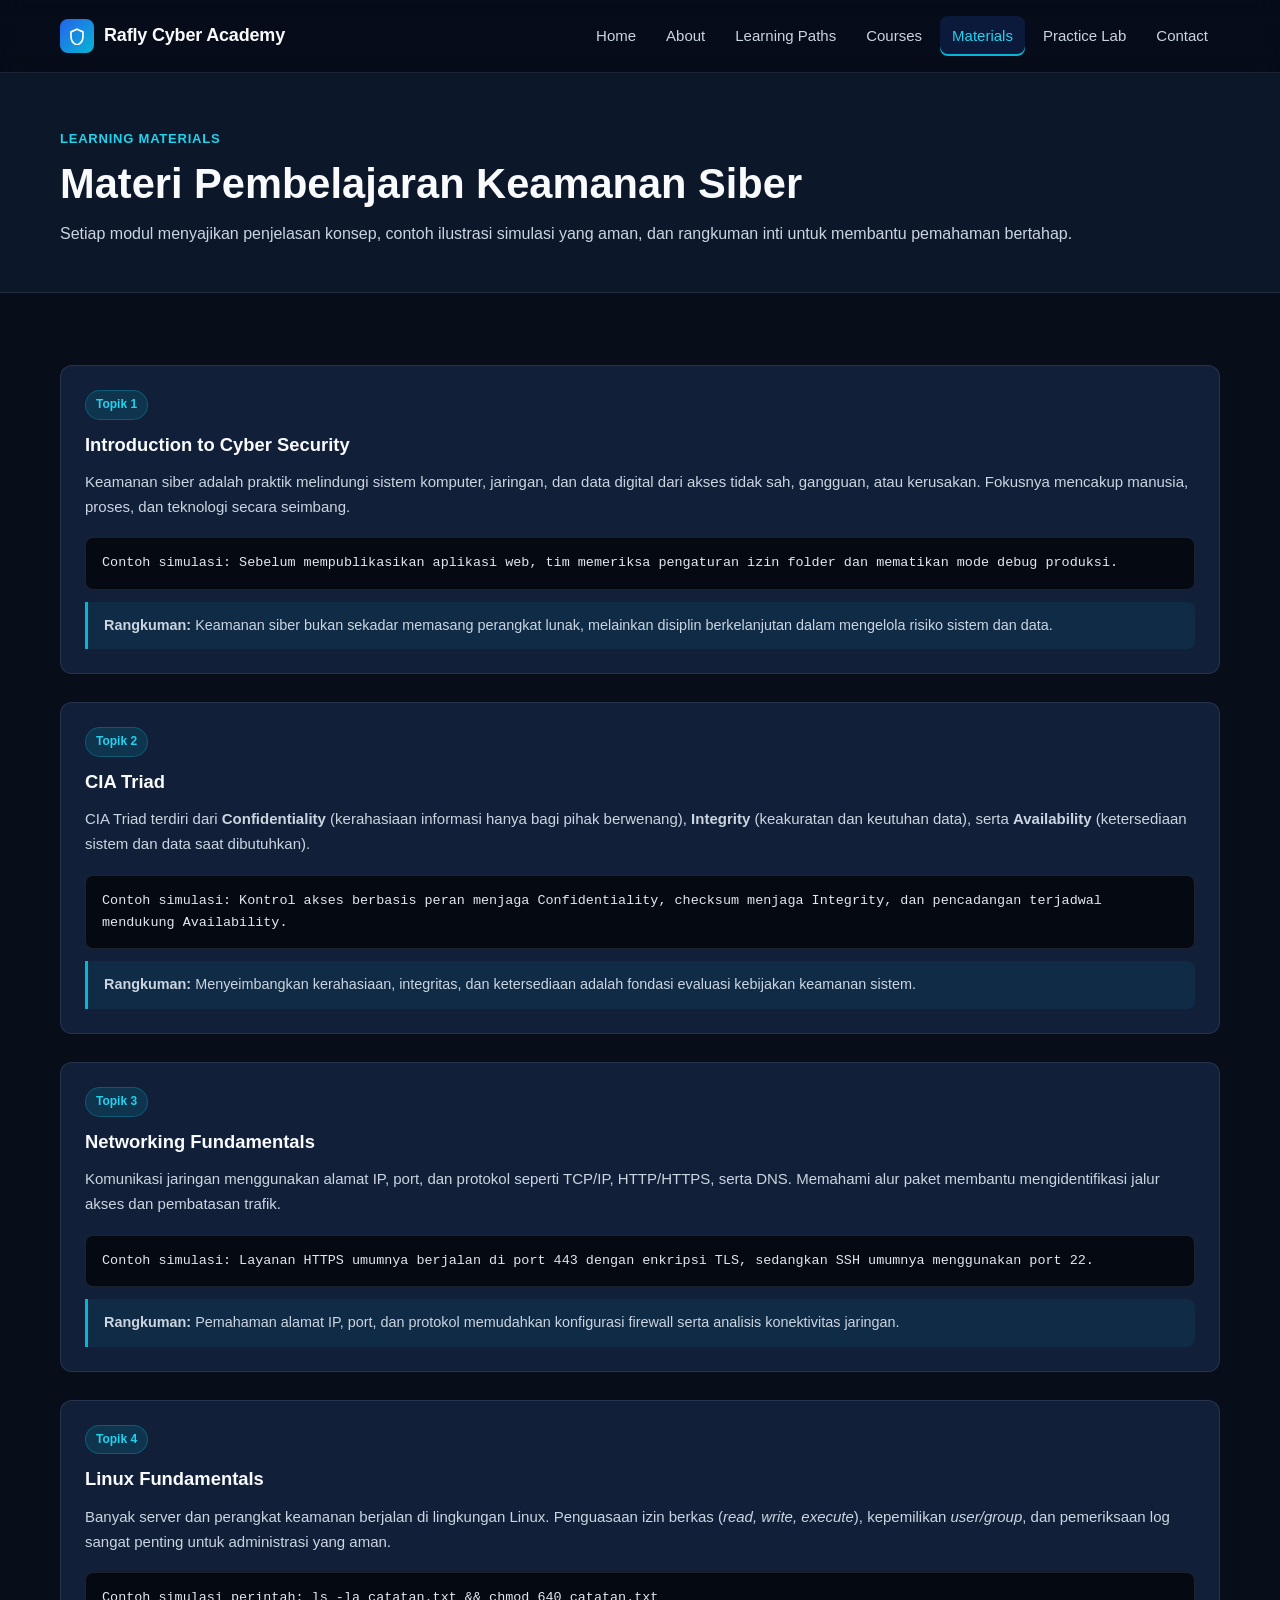
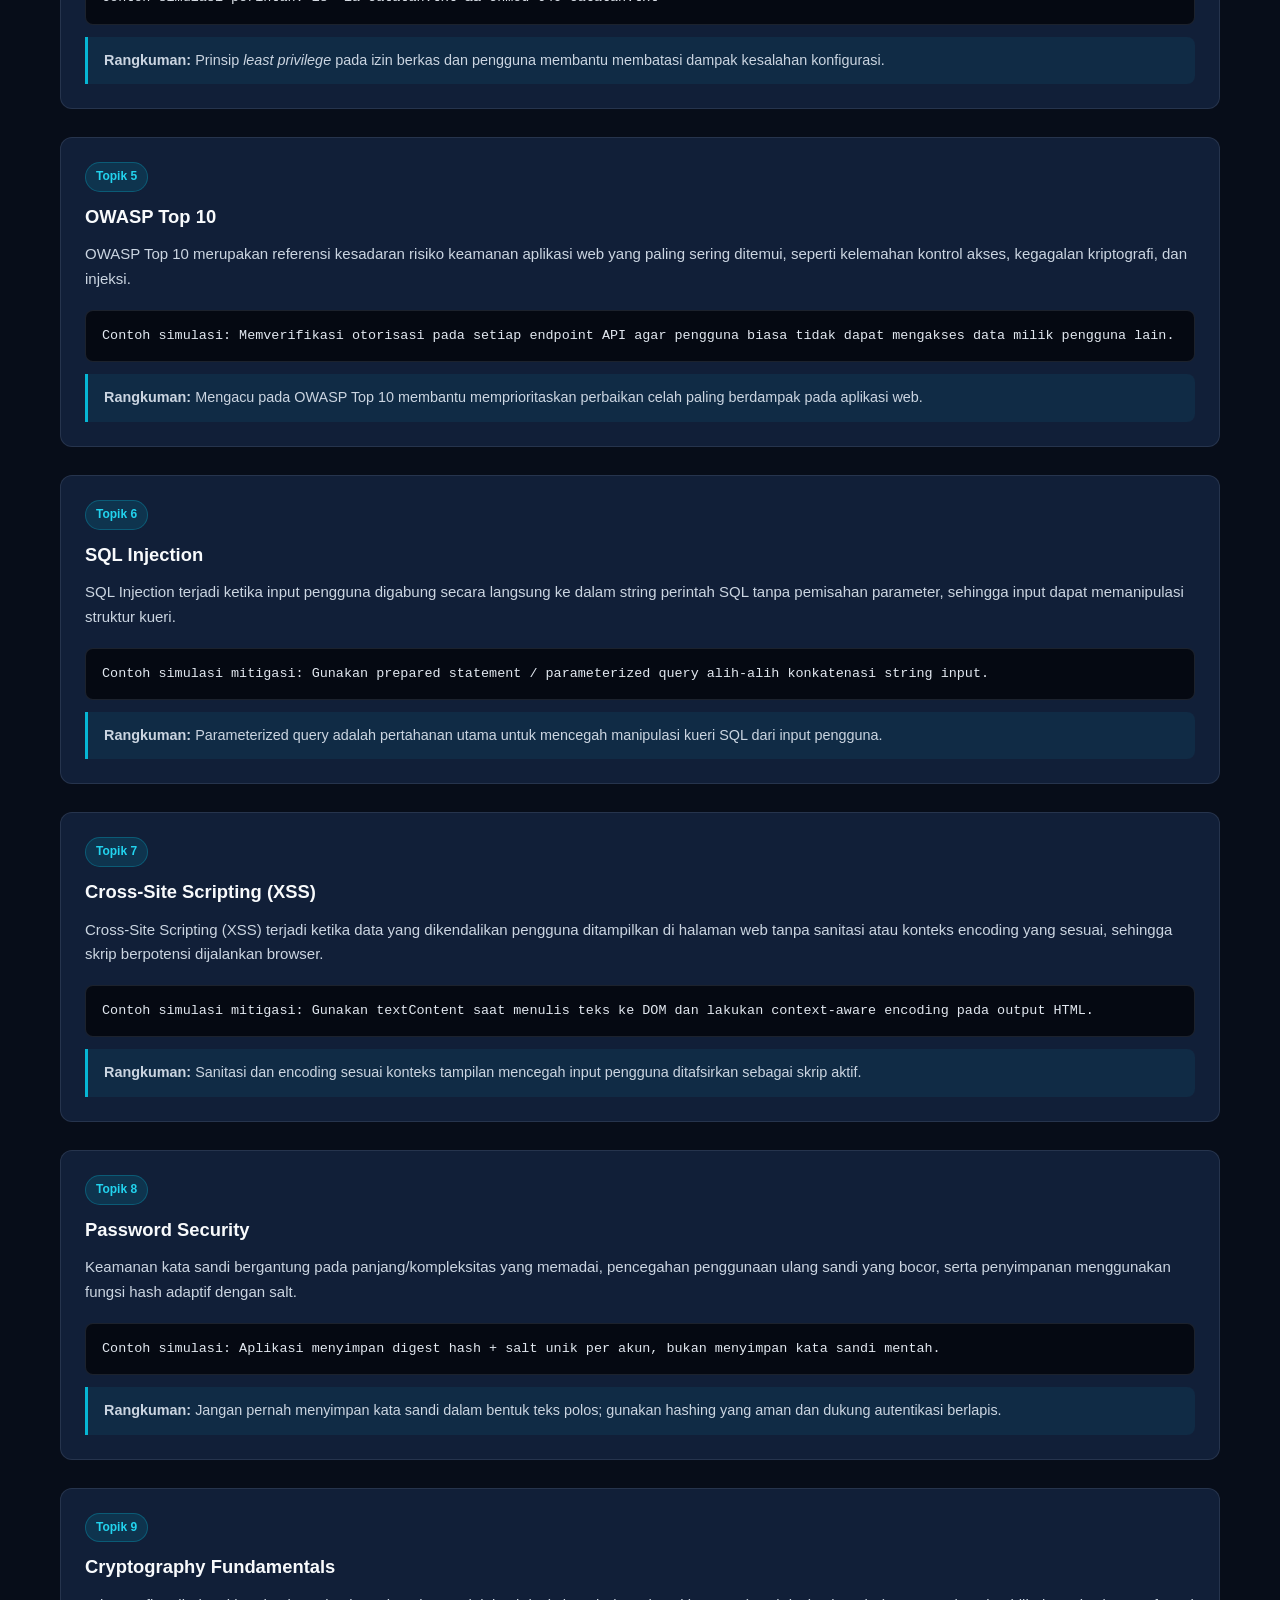
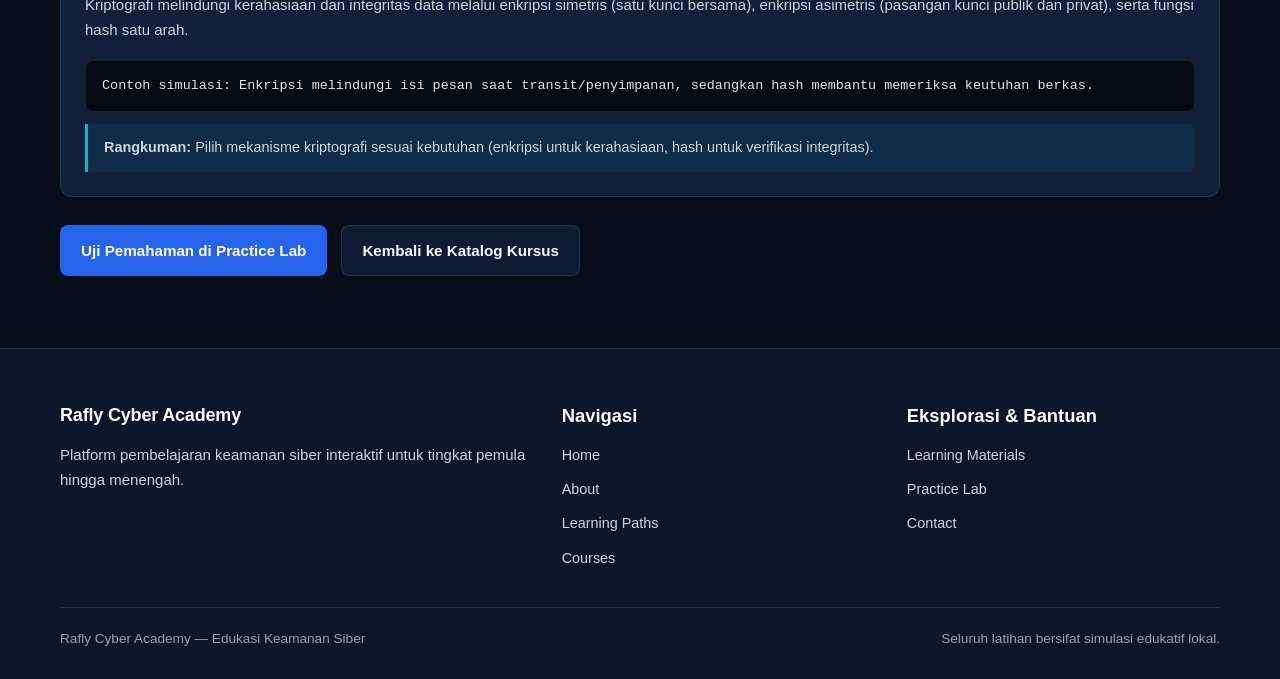
<file: materials.html>
<!DOCTYPE html>
<html lang="id">
<head>
    <meta charset="UTF-8">
    <meta name="viewport" content="width=device-width, initial-scale=1.0">
    <title>Materi Pembelajaran — Rafly Cyber Academy</title>
    <link rel="stylesheet" href="assets/css/style.css">
</head>
<body class="rafly_body">
    <header id="rafly_header">
        <div class="rafly_container rafly_nav_wrapper">
            <a class="rafly_logo" href="index.html">
                <span class="rafly_logo_mark" aria-hidden="true">
                    <svg width="18" height="18" viewBox="0 0 24 24" fill="none" stroke="currentColor" stroke-width="2.2">
                        <path d="M12 3l8 3.5v6c0 5.2-3.4 9.8-8 11.5-4.6-1.7-8-6.3-8-11.5v-6L12 3z"></path>
                    </svg>
                </span>
                <span>Rafly Cyber Academy</span>
            </a>

            <button id="rafly_hamburger" type="button" aria-label="Buka atau tutup menu navigasi" aria-expanded="false" aria-controls="rafly_nav_menu">
                <svg width="22" height="22" viewBox="0 0 24 24" fill="none" stroke="currentColor" stroke-width="2">
                    <line x1="3" y1="6" x2="21" y2="6"></line>
                    <line x1="3" y1="12" x2="21" y2="12"></line>
                    <line x1="3" y1="18" x2="21" y2="18"></line>
                </svg>
            </button>

            <nav aria-label="Navigasi utama">
                <ul id="rafly_nav_menu" class="rafly_nav_list">
                    <li><a class="rafly_nav_link" href="index.html">Home</a></li>
                    <li><a class="rafly_nav_link" href="about.html">About</a></li>
                    <li><a class="rafly_nav_link" href="learning-paths.html">Learning Paths</a></li>
                    <li><a class="rafly_nav_link" href="courses.html">Courses</a></li>
                    <li><a class="rafly_nav_link" href="materials.html">Materials</a></li>
                    <li><a class="rafly_nav_link" href="practice.html">Practice Lab</a></li>
                    <li><a class="rafly_nav_link" href="contact.html">Contact</a></li>
                </ul>
            </nav>
        </div>
    </header>

    <main class="rafly_main">
        <section class="rafly_page_banner">
            <div class="rafly_container">
                <span class="rafly_eyebrow">Learning Materials</span>
                <h1 class="rafly_page_title">Materi Pembelajaran Keamanan Siber</h1>
                <p class="rafly_section_desc">
                    Setiap modul menyajikan penjelasan konsep, contoh ilustrasi simulasi yang aman, dan rangkuman inti untuk membantu pemahaman bertahap.
                </p>
            </div>
        </section>

        <section class="rafly_section">
            <div class="rafly_container" style="display: flex; flex-direction: column; gap: 28px;">
                <article id="mat-intro" class="rafly_card">
                    <div>
                        <span class="rafly_badge">Topik 1</span>
                        <h2 class="rafly_card_title" style="margin-top: 10px;">Introduction to Cyber Security</h2>
                        <p class="rafly_card_text">
                            Keamanan siber adalah praktik melindungi sistem komputer, jaringan, dan data digital dari akses tidak sah, gangguan, atau kerusakan. Fokusnya mencakup manusia, proses, dan teknologi secara seimbang.
                        </p>
                        <div class="rafly_code_box">
                            <code>Contoh simulasi: Sebelum mempublikasikan aplikasi web, tim memeriksa pengaturan izin folder dan mematikan mode debug produksi.</code>
                        </div>
                    </div>
                    <div class="rafly_summary_box">
                        <strong>Rangkuman:</strong> Keamanan siber bukan sekadar memasang perangkat lunak, melainkan disiplin berkelanjutan dalam mengelola risiko sistem dan data.
                    </div>
                </article>

                <article id="mat-cia-triad" class="rafly_card">
                    <div>
                        <span class="rafly_badge">Topik 2</span>
                        <h2 class="rafly_card_title" style="margin-top: 10px;">CIA Triad</h2>
                        <p class="rafly_card_text">
                            CIA Triad terdiri dari <strong>Confidentiality</strong> (kerahasiaan informasi hanya bagi pihak berwenang), <strong>Integrity</strong> (keakuratan dan keutuhan data), serta <strong>Availability</strong> (ketersediaan sistem dan data saat dibutuhkan).
                        </p>
                        <div class="rafly_code_box">
                            <code>Contoh simulasi: Kontrol akses berbasis peran menjaga Confidentiality, checksum menjaga Integrity, dan pencadangan terjadwal mendukung Availability.</code>
                        </div>
                    </div>
                    <div class="rafly_summary_box">
                        <strong>Rangkuman:</strong> Menyeimbangkan kerahasiaan, integritas, dan ketersediaan adalah fondasi evaluasi kebijakan keamanan sistem.
                    </div>
                </article>

                <article id="mat-networking" class="rafly_card">
                    <div>
                        <span class="rafly_badge">Topik 3</span>
                        <h2 class="rafly_card_title" style="margin-top: 10px;">Networking Fundamentals</h2>
                        <p class="rafly_card_text">
                            Komunikasi jaringan menggunakan alamat IP, port, dan protokol seperti TCP/IP, HTTP/HTTPS, serta DNS. Memahami alur paket membantu mengidentifikasi jalur akses dan pembatasan trafik.
                        </p>
                        <div class="rafly_code_box">
                            <code>Contoh simulasi: Layanan HTTPS umumnya berjalan di port 443 dengan enkripsi TLS, sedangkan SSH umumnya menggunakan port 22.</code>
                        </div>
                    </div>
                    <div class="rafly_summary_box">
                        <strong>Rangkuman:</strong> Pemahaman alamat IP, port, dan protokol memudahkan konfigurasi firewall serta analisis konektivitas jaringan.
                    </div>
                </article>

                <article id="mat-linux" class="rafly_card">
                    <div>
                        <span class="rafly_badge">Topik 4</span>
                        <h2 class="rafly_card_title" style="margin-top: 10px;">Linux Fundamentals</h2>
                        <p class="rafly_card_text">
                            Banyak server dan perangkat keamanan berjalan di lingkungan Linux. Penguasaan izin berkas (<em>read, write, execute</em>), kepemilikan <em>user/group</em>, dan pemeriksaan log sangat penting untuk administrasi yang aman.
                        </p>
                        <div class="rafly_code_box">
                            <code>Contoh simulasi perintah: ls -la catatan.txt &amp;&amp; chmod 640 catatan.txt</code>
                        </div>
                    </div>
                    <div class="rafly_summary_box">
                        <strong>Rangkuman:</strong> Prinsip <em>least privilege</em> pada izin berkas dan pengguna membantu membatasi dampak kesalahan konfigurasi.
                    </div>
                </article>

                <article id="mat-owasp" class="rafly_card">
                    <div>
                        <span class="rafly_badge">Topik 5</span>
                        <h2 class="rafly_card_title" style="margin-top: 10px;">OWASP Top 10</h2>
                        <p class="rafly_card_text">
                            OWASP Top 10 merupakan referensi kesadaran risiko keamanan aplikasi web yang paling sering ditemui, seperti kelemahan kontrol akses, kegagalan kriptografi, dan injeksi.
                        </p>
                        <div class="rafly_code_box">
                            <code>Contoh simulasi: Memverifikasi otorisasi pada setiap endpoint API agar pengguna biasa tidak dapat mengakses data milik pengguna lain.</code>
                        </div>
                    </div>
                    <div class="rafly_summary_box">
                        <strong>Rangkuman:</strong> Mengacu pada OWASP Top 10 membantu memprioritaskan perbaikan celah paling berdampak pada aplikasi web.
                    </div>
                </article>

                <article id="mat-sqli" class="rafly_card">
                    <div>
                        <span class="rafly_badge">Topik 6</span>
                        <h2 class="rafly_card_title" style="margin-top: 10px;">SQL Injection</h2>
                        <p class="rafly_card_text">
                            SQL Injection terjadi ketika input pengguna digabung secara langsung ke dalam string perintah SQL tanpa pemisahan parameter, sehingga input dapat memanipulasi struktur kueri.
                        </p>
                        <div class="rafly_code_box">
                            <code>Contoh simulasi mitigasi: Gunakan prepared statement / parameterized query alih-alih konkatenasi string input.</code>
                        </div>
                    </div>
                    <div class="rafly_summary_box">
                        <strong>Rangkuman:</strong> Parameterized query adalah pertahanan utama untuk mencegah manipulasi kueri SQL dari input pengguna.
                    </div>
                </article>

                <article id="mat-xss" class="rafly_card">
                    <div>
                        <span class="rafly_badge">Topik 7</span>
                        <h2 class="rafly_card_title" style="margin-top: 10px;">Cross-Site Scripting (XSS)</h2>
                        <p class="rafly_card_text">
                            Cross-Site Scripting (XSS) terjadi ketika data yang dikendalikan pengguna ditampilkan di halaman web tanpa sanitasi atau konteks encoding yang sesuai, sehingga skrip berpotensi dijalankan browser.
                        </p>
                        <div class="rafly_code_box">
                            <code>Contoh simulasi mitigasi: Gunakan textContent saat menulis teks ke DOM dan lakukan context-aware encoding pada output HTML.</code>
                        </div>
                    </div>
                    <div class="rafly_summary_box">
                        <strong>Rangkuman:</strong> Sanitasi dan encoding sesuai konteks tampilan mencegah input pengguna ditafsirkan sebagai skrip aktif.
                    </div>
                </article>

                <article id="mat-password" class="rafly_card">
                    <div>
                        <span class="rafly_badge">Topik 8</span>
                        <h2 class="rafly_card_title" style="margin-top: 10px;">Password Security</h2>
                        <p class="rafly_card_text">
                            Keamanan kata sandi bergantung pada panjang/kompleksitas yang memadai, pencegahan penggunaan ulang sandi yang bocor, serta penyimpanan menggunakan fungsi hash adaptif dengan salt.
                        </p>
                        <div class="rafly_code_box">
                            <code>Contoh simulasi: Aplikasi menyimpan digest hash + salt unik per akun, bukan menyimpan kata sandi mentah.</code>
                        </div>
                    </div>
                    <div class="rafly_summary_box">
                        <strong>Rangkuman:</strong> Jangan pernah menyimpan kata sandi dalam bentuk teks polos; gunakan hashing yang aman dan dukung autentikasi berlapis.
                    </div>
                </article>

                <article id="mat-cryptography" class="rafly_card">
                    <div>
                        <span class="rafly_badge">Topik 9</span>
                        <h2 class="rafly_card_title" style="margin-top: 10px;">Cryptography Fundamentals</h2>
                        <p class="rafly_card_text">
                            Kriptografi melindungi kerahasiaan dan integritas data melalui enkripsi simetris (satu kunci bersama), enkripsi asimetris (pasangan kunci publik dan privat), serta fungsi hash satu arah.
                        </p>
                        <div class="rafly_code_box">
                            <code>Contoh simulasi: Enkripsi melindungi isi pesan saat transit/penyimpanan, sedangkan hash membantu memeriksa keutuhan berkas.</code>
                        </div>
                    </div>
                    <div class="rafly_summary_box">
                        <strong>Rangkuman:</strong> Pilih mekanisme kriptografi sesuai kebutuhan (enkripsi untuk kerahasiaan, hash untuk verifikasi integritas).
                    </div>
                </article>

                <div class="rafly_btn_group">
                    <a class="rafly_btn_primary" href="practice.html">Uji Pemahaman di Practice Lab</a>
                    <a class="rafly_btn_secondary" href="courses.html">Kembali ke Katalog Kursus</a>
                </div>
            </div>
        </section>
    </main>

    <footer id="rafly_footer">
        <div class="rafly_container">
            <div class="rafly_footer_grid">
                <div>
                    <a class="rafly_logo" href="index.html" style="margin-bottom: 12px;">
                        <span>Rafly Cyber Academy</span>
                    </a>
                    <p class="rafly_card_text">
                        Platform pembelajaran keamanan siber interaktif untuk tingkat pemula hingga menengah.
                    </p>
                </div>
                <div>
                    <h3 class="rafly_card_title">Navigasi</h3>
                    <ul class="rafly_footer_links">
                        <li><a href="index.html">Home</a></li>
                        <li><a href="about.html">About</a></li>
                        <li><a href="learning-paths.html">Learning Paths</a></li>
                        <li><a href="courses.html">Courses</a></li>
                    </ul>
                </div>
                <div>
                    <h3 class="rafly_card_title">Eksplorasi &amp; Bantuan</h3>
                    <ul class="rafly_footer_links">
                        <li><a href="materials.html">Learning Materials</a></li>
                        <li><a href="practice.html">Practice Lab</a></li>
                        <li><a href="contact.html">Contact</a></li>
                    </ul>
                </div>
            </div>
            <div class="rafly_footer_bottom">
                <span>Rafly Cyber Academy — Edukasi Keamanan Siber</span>
                <span>Seluruh latihan bersifat simulasi edukatif lokal.</span>
            </div>
        </div>
    </footer>

    <script src="assets/js/main.js"></script>
</body>
</html>
</file>
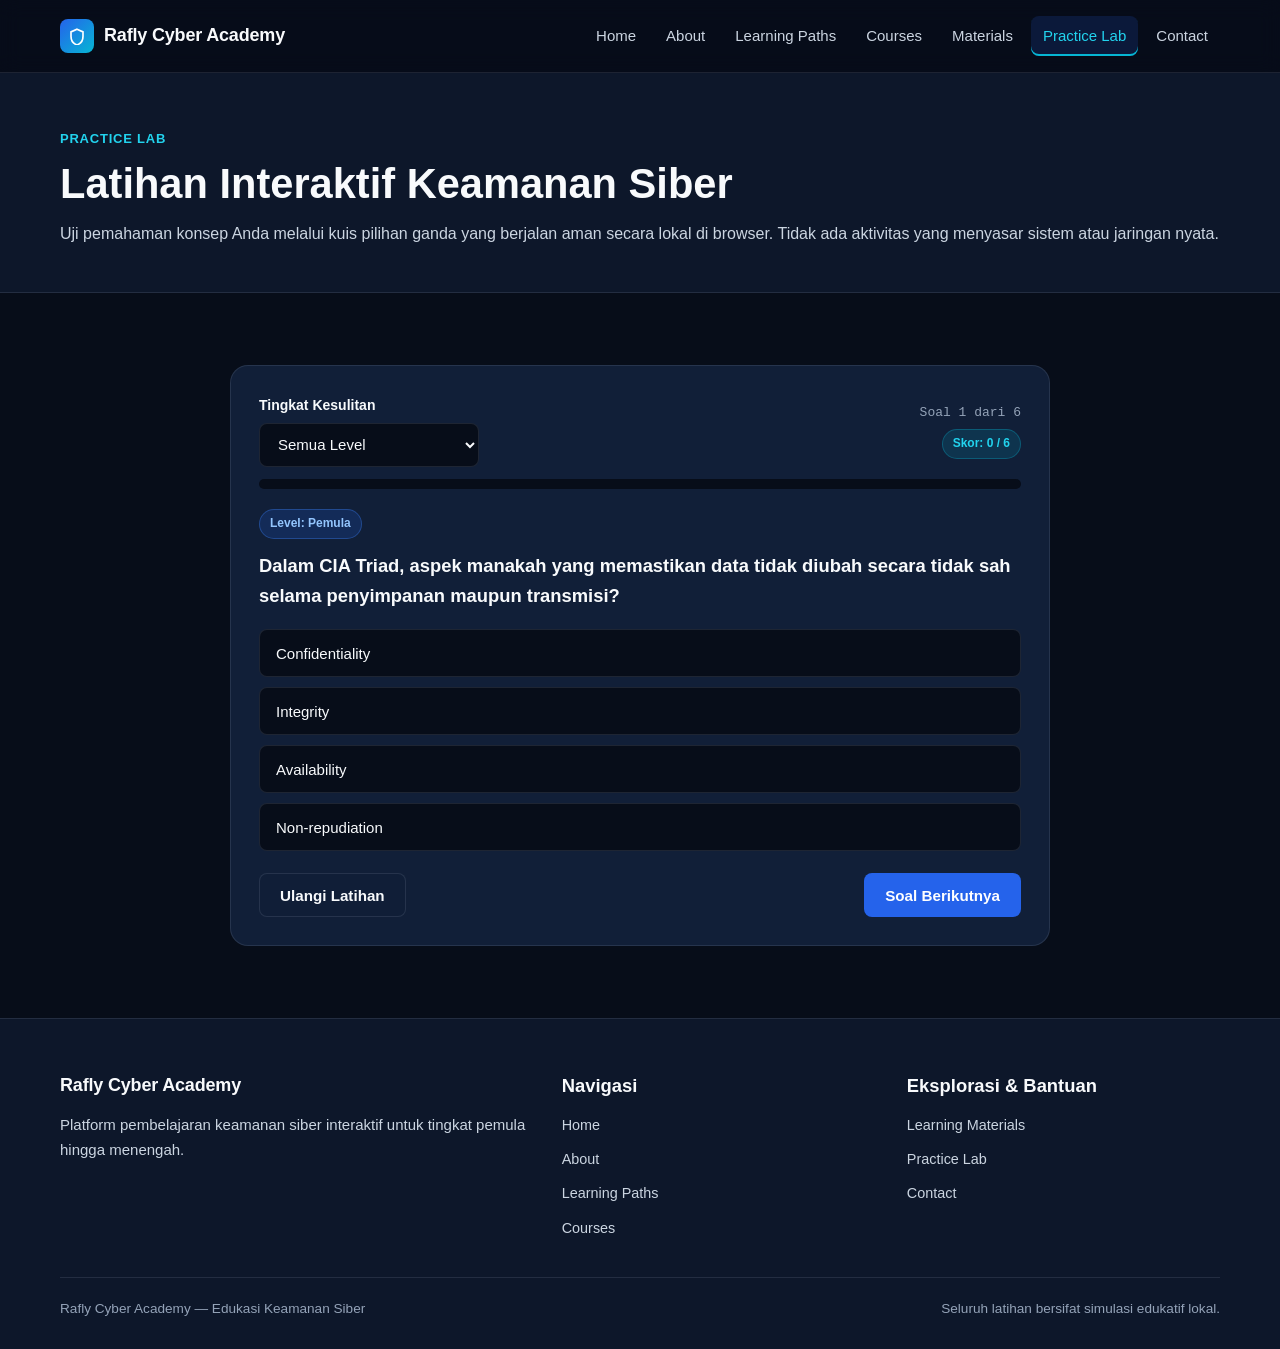
<file: practice.html>
<!DOCTYPE html>
<html lang="id">
<head>
    <meta charset="UTF-8">
    <meta name="viewport" content="width=device-width, initial-scale=1.0">
    <title>Practice Lab — Rafly Cyber Academy</title>
    <link rel="stylesheet" href="assets/css/style.css">
</head>
<body class="rafly_body">
    <header id="rafly_header">
        <div class="rafly_container rafly_nav_wrapper">
            <a class="rafly_logo" href="index.html">
                <span class="rafly_logo_mark" aria-hidden="true">
                    <svg width="18" height="18" viewBox="0 0 24 24" fill="none" stroke="currentColor" stroke-width="2.2">
                        <path d="M12 3l8 3.5v6c0 5.2-3.4 9.8-8 11.5-4.6-1.7-8-6.3-8-11.5v-6L12 3z"></path>
                    </svg>
                </span>
                <span>Rafly Cyber Academy</span>
            </a>

            <button id="rafly_hamburger" type="button" aria-label="Buka atau tutup menu navigasi" aria-expanded="false" aria-controls="rafly_nav_menu">
                <svg width="22" height="22" viewBox="0 0 24 24" fill="none" stroke="currentColor" stroke-width="2">
                    <line x1="3" y1="6" x2="21" y2="6"></line>
                    <line x1="3" y1="12" x2="21" y2="12"></line>
                    <line x1="3" y1="18" x2="21" y2="18"></line>
                </svg>
            </button>

            <nav aria-label="Navigasi utama">
                <ul id="rafly_nav_menu" class="rafly_nav_list">
                    <li><a class="rafly_nav_link" href="index.html">Home</a></li>
                    <li><a class="rafly_nav_link" href="about.html">About</a></li>
                    <li><a class="rafly_nav_link" href="learning-paths.html">Learning Paths</a></li>
                    <li><a class="rafly_nav_link" href="courses.html">Courses</a></li>
                    <li><a class="rafly_nav_link" href="materials.html">Materials</a></li>
                    <li><a class="rafly_nav_link" href="practice.html">Practice Lab</a></li>
                    <li><a class="rafly_nav_link" href="contact.html">Contact</a></li>
                </ul>
            </nav>
        </div>
    </header>

    <main class="rafly_main">
        <section class="rafly_page_banner">
            <div class="rafly_container">
                <span class="rafly_eyebrow">Practice Lab</span>
                <h1 class="rafly_page_title">Latihan Interaktif Keamanan Siber</h1>
                <p class="rafly_section_desc">
                    Uji pemahaman konsep Anda melalui kuis pilihan ganda yang berjalan aman secara lokal di browser. Tidak ada aktivitas yang menyasar sistem atau jaringan nyata.
                </p>
            </div>
        </section>

        <section class="rafly_section">
            <div class="rafly_container" style="max-width: 860px;">
                <div class="rafly_quiz_panel">
                    <div class="rafly_card_meta">
                        <div class="rafly_field_group" style="min-width: 220px;">
                            <label class="rafly_label" for="rafly_quiz_level">Tingkat Kesulitan</label>
                            <select id="rafly_quiz_level" class="rafly_select">
                                <option value="all">Semua Level</option>
                                <option value="Pemula">Pemula</option>
                                <option value="Menengah">Menengah</option>
                            </select>
                        </div>
                        <div style="text-align: right;">
                            <div id="rafly_quiz_progress_text" class="rafly_meta_duration">Soal 1 dari 6</div>
                            <div id="rafly_quiz_score" class="rafly_badge" style="margin-top: 6px;">Skor: 0 / 6</div>
                        </div>
                    </div>

                    <div class="rafly_progress_track" aria-hidden="true">
                        <div id="rafly_quiz_progress_fill" class="rafly_progress_fill"></div>
                    </div>

                    <div id="rafly_quiz_question_area"></div>

                    <div id="rafly_quiz_feedback" class="rafly_feedback_box" hidden role="status" aria-live="polite"></div>

                    <div class="rafly_btn_group" style="margin-top: 22px; justify-content: space-between;">
                        <button id="rafly_quiz_retry_btn" type="button" class="rafly_btn_secondary">Ulangi Latihan</button>
                        <button id="rafly_quiz_next_btn" type="button" class="rafly_btn_primary" hidden>Soal Berikutnya</button>
                    </div>
                </div>
            </div>
        </section>
    </main>

    <footer id="rafly_footer">
        <div class="rafly_container">
            <div class="rafly_footer_grid">
                <div>
                    <a class="rafly_logo" href="index.html" style="margin-bottom: 12px;">
                        <span>Rafly Cyber Academy</span>
                    </a>
                    <p class="rafly_card_text">
                        Platform pembelajaran keamanan siber interaktif untuk tingkat pemula hingga menengah.
                    </p>
                </div>
                <div>
                    <h3 class="rafly_card_title">Navigasi</h3>
                    <ul class="rafly_footer_links">
                        <li><a href="index.html">Home</a></li>
                        <li><a href="about.html">About</a></li>
                        <li><a href="learning-paths.html">Learning Paths</a></li>
                        <li><a href="courses.html">Courses</a></li>
                    </ul>
                </div>
                <div>
                    <h3 class="rafly_card_title">Eksplorasi &amp; Bantuan</h3>
                    <ul class="rafly_footer_links">
                        <li><a href="materials.html">Learning Materials</a></li>
                        <li><a href="practice.html">Practice Lab</a></li>
                        <li><a href="contact.html">Contact</a></li>
                    </ul>
                </div>
            </div>
            <div class="rafly_footer_bottom">
                <span>Rafly Cyber Academy — Edukasi Keamanan Siber</span>
                <span>Seluruh latihan bersifat simulasi edukatif lokal.</span>
            </div>
        </div>
    </footer>

    <script src="assets/js/main.js"></script>
    <script src="assets/js/practice.js"></script>
</body>
</html>
</file>
<file: assets/css/style.css>
/* ==========================================================================
   Rafly Cyber Academy - Main Stylesheet
   Prefix wajib: rafly_
   ========================================================================== */

:root {
    --rafly_bg_primary: #070d19;
    --rafly_bg_secondary: #0d172a;
    --rafly_bg_card: #111f38;
    --rafly_bg_card_hover: #162847;
    --rafly_text_primary: #f8fafc;
    --rafly_text_secondary: #cbd5e1;
    --rafly_text_muted: #94a3b8;
    --rafly_accent_blue: #2563eb;
    --rafly_accent_blue_hover: #3b82f6;
    --rafly_accent_cyan: #06b6d4;
    --rafly_accent_cyan_bright: #22d3ee;
    --rafly_border_subtle: rgba(148, 163, 184, 0.16);
    --rafly_border_accent: rgba(6, 182, 212, 0.45);
    --rafly_success: #10b981;
    --rafly_error: #ef4444;
    --rafly_radius_sm: 8px;
    --rafly_radius_md: 12px;
    --rafly_radius_lg: 18px;
    --rafly_container_max: 1200px;
    --rafly_font_sans: "Inter", "Segoe UI", Roboto, Helvetica, Arial, sans-serif;
    --rafly_font_mono: "JetBrains Mono", "Fira Code", Consolas, monospace;
    --rafly_transition: 0.2s ease;
}

*,
*::before,
*::after {
    box-sizing: border-box;
}

html {
    scroll-behavior: smooth;
    font-size: 16px;
}

body.rafly_body {
    margin: 0;
    padding: 0;
    font-family: var(--rafly_font_sans);
    background-color: var(--rafly_bg_primary);
    color: var(--rafly_text_primary);
    line-height: 1.65;
    overflow-x: hidden;
    min-height: 100vh;
    display: flex;
    flex-direction: column;
}

main.rafly_main {
    flex: 1 0 auto;
}

img,
svg {
    max-width: 100%;
    height: auto;
    display: block;
}

a {
    color: inherit;
    text-decoration: none;
}

:focus-visible {
    outline: 2px solid var(--rafly_accent_cyan_bright);
    outline-offset: 2px;
}

/* Container & Layout Helpers */
.rafly_container {
    width: 100%;
    max-width: var(--rafly_container_max);
    margin: 0 auto;
    padding: 0 20px;
}

.rafly_section {
    padding: 72px 0;
}

.rafly_section_alt {
    background-color: var(--rafly_bg_secondary);
    border-top: 1px solid var(--rafly_border_subtle);
    border-bottom: 1px solid var(--rafly_border_subtle);
}

.rafly_section_header {
    max-width: 720px;
    margin-bottom: 40px;
}

.rafly_eyebrow {
    display: inline-flex;
    align-items: center;
    gap: 8px;
    font-size: 0.8125rem;
    font-weight: 600;
    letter-spacing: 0.06em;
    text-transform: uppercase;
    color: var(--rafly_accent_cyan_bright);
    margin-bottom: 10px;
}

.rafly_section_title {
    margin: 0 0 12px;
    font-size: clamp(1.65rem, 3vw, 2.25rem);
    line-height: 1.25;
    font-weight: 700;
    color: var(--rafly_text_primary);
}

.rafly_section_desc {
    margin: 0;
    font-size: 1rem;
    color: var(--rafly_text_secondary);
}

/* Header & Navigation */
#rafly_header {
    position: sticky;
    top: 0;
    z-index: 1000;
    width: 100%;
    background-color: rgba(7, 13, 25, 0.92);
    backdrop-filter: blur(10px);
    border-bottom: 1px solid var(--rafly_border_subtle);
}

.rafly_nav_wrapper {
    display: flex;
    align-items: center;
    justify-content: space-between;
    min-height: 72px;
    gap: 16px;
}

.rafly_logo {
    display: inline-flex;
    align-items: center;
    gap: 10px;
    font-weight: 700;
    font-size: 1.125rem;
    letter-spacing: -0.01em;
    color: var(--rafly_text_primary);
    white-space: nowrap;
}

.rafly_logo_mark {
    width: 34px;
    height: 34px;
    border-radius: var(--rafly_radius_sm);
    background: linear-gradient(135deg, var(--rafly_accent_blue), var(--rafly_accent_cyan));
    display: inline-flex;
    align-items: center;
    justify-content: center;
    color: #ffffff;
    flex-shrink: 0;
}

.rafly_nav_list {
    list-style: none;
    margin: 0;
    padding: 0;
    display: flex;
    align-items: center;
    gap: 6px;
}

.rafly_nav_link {
    display: inline-block;
    padding: 8px 12px;
    font-size: 0.9375rem;
    font-weight: 500;
    color: var(--rafly_text_secondary);
    border-radius: var(--rafly_radius_sm);
    transition: color var(--rafly_transition), background-color var(--rafly_transition);
    white-space: nowrap;
}

.rafly_nav_link:hover,
.rafly_nav_link.rafly_active {
    color: var(--rafly_text_primary);
    background-color: rgba(37, 99, 235, 0.16);
}

.rafly_nav_link.rafly_active {
    color: var(--rafly_accent_cyan_bright);
    box-shadow: inset 0 -2px 0 var(--rafly_accent_cyan);
}

#rafly_hamburger {
    display: none;
    background-color: var(--rafly_bg_card);
    border: 1px solid var(--rafly_border_subtle);
    color: var(--rafly_text_primary);
    width: 44px;
    height: 44px;
    border-radius: var(--rafly_radius_sm);
    align-items: center;
    justify-content: center;
    cursor: pointer;
    flex-shrink: 0;
}

#rafly_hamburger:hover {
    border-color: var(--rafly_accent_cyan);
}

/* Buttons & Badges */
.rafly_btn_group {
    display: flex;
    flex-wrap: wrap;
    gap: 14px;
    align-items: center;
}

.rafly_btn_primary,
.rafly_btn_secondary {
    display: inline-flex;
    align-items: center;
    justify-content: center;
    gap: 8px;
    padding: 12px 20px;
    min-height: 44px;
    border-radius: var(--rafly_radius_sm);
    font-family: var(--rafly_font_sans);
    font-size: 0.95rem;
    font-weight: 600;
    cursor: pointer;
    border: 1px solid transparent;
    transition: background-color var(--rafly_transition), border-color var(--rafly_transition), color var(--rafly_transition);
}

.rafly_btn_primary {
    background-color: var(--rafly_accent_blue);
    color: #ffffff;
}

.rafly_btn_primary:hover {
    background-color: var(--rafly_accent_blue_hover);
}

.rafly_btn_secondary {
    background-color: rgba(17, 31, 56, 0.85);
    color: var(--rafly_text_primary);
    border-color: var(--rafly_border_subtle);
}

.rafly_btn_secondary:hover {
    border-color: var(--rafly_accent_cyan);
    color: var(--rafly_accent_cyan_bright);
}

.rafly_btn_sm {
    padding: 9px 14px;
    min-height: 38px;
    font-size: 0.875rem;
}

.rafly_badge {
    display: inline-block;
    padding: 4px 10px;
    font-size: 0.75rem;
    font-weight: 600;
    border-radius: 999px;
    background-color: rgba(6, 182, 212, 0.14);
    color: var(--rafly_accent_cyan_bright);
    border: 1px solid rgba(6, 182, 212, 0.3);
}

.rafly_badge_level {
    background-color: rgba(37, 99, 235, 0.18);
    color: #93c5fd;
    border-color: rgba(59, 130, 246, 0.35);
}

/* Grids & Cards */
.rafly_grid_2 {
    display: grid;
    grid-template-columns: repeat(2, minmax(0, 1fr));
    gap: 24px;
}

.rafly_grid_3 {
    display: grid;
    grid-template-columns: repeat(3, minmax(0, 1fr));
    gap: 24px;
}

.rafly_card {
    background-color: var(--rafly_bg_card);
    border: 1px solid var(--rafly_border_subtle);
    border-radius: var(--rafly_radius_md);
    padding: 24px;
    display: flex;
    flex-direction: column;
    justify-content: space-between;
    transition: border-color var(--rafly_transition), background-color var(--rafly_transition);
}

.rafly_card:hover {
    border-color: var(--rafly_border_accent);
    background-color: var(--rafly_bg_card_hover);
}

.rafly_card_meta {
    display: flex;
    flex-wrap: wrap;
    align-items: center;
    justify-content: space-between;
    gap: 8px;
    margin-bottom: 12px;
}

.rafly_card_title {
    margin: 0 0 10px;
    font-size: 1.15rem;
    font-weight: 700;
    color: var(--rafly_text_primary);
}

.rafly_card_text {
    margin: 0 0 18px;
    font-size: 0.9375rem;
    color: var(--rafly_text_secondary);
}

.rafly_meta_duration {
    font-size: 0.8125rem;
    color: var(--rafly_text_muted);
    font-family: var(--rafly_font_mono);
}

/* Hero Section */
#rafly_hero {
    padding: 64px 0 72px;
    background: linear-gradient(180deg, rgba(37, 99, 235, 0.09) 0%, rgba(7, 13, 25, 0) 100%);
    border-bottom: 1px solid var(--rafly_border_subtle);
}

.rafly_hero_grid {
    display: grid;
    grid-template-columns: 1.15fr 0.85fr;
    gap: 40px;
    align-items: center;
}

.rafly_hero_title {
    margin: 0 0 18px;
    font-size: clamp(2rem, 4.2vw, 3.1rem);
    line-height: 1.15;
    font-weight: 800;
    letter-spacing: -0.02em;
}

.rafly_hero_title span {
    color: var(--rafly_accent_cyan_bright);
}

.rafly_hero_desc {
    margin: 0 0 28px;
    font-size: 1.05rem;
    color: var(--rafly_text_secondary);
    max-width: 590px;
}

.rafly_hero_visual {
    background-color: var(--rafly_bg_secondary);
    border: 1px solid var(--rafly_border_subtle);
    border-radius: var(--rafly_radius_lg);
    padding: 16px;
}

/* Page Banner (Sub-pages) */
.rafly_page_banner {
    padding: 52px 0 44px;
    background-color: var(--rafly_bg_secondary);
    border-bottom: 1px solid var(--rafly_border_subtle);
}

.rafly_page_title {
    margin: 0 0 12px;
    font-size: clamp(1.85rem, 3.5vw, 2.6rem);
    font-weight: 800;
    line-height: 1.2;
}

/* Illustrative Stats Bar */
.rafly_stats_grid {
    display: grid;
    grid-template-columns: repeat(4, minmax(0, 1fr));
    gap: 20px;
}

.rafly_stat_box {
    background-color: var(--rafly_bg_card);
    border: 1px solid var(--rafly_border_subtle);
    border-radius: var(--rafly_radius_md);
    padding: 20px;
}

.rafly_stat_value {
    font-size: 1.75rem;
    font-weight: 800;
    color: var(--rafly_accent_cyan_bright);
    margin-bottom: 4px;
}

.rafly_stat_label {
    font-size: 0.875rem;
    color: var(--rafly_text_secondary);
}

/* Code & Simulation Box */
.rafly_code_box {
    background-color: #050912;
    border: 1px solid var(--rafly_border_subtle);
    border-radius: var(--rafly_radius_sm);
    padding: 14px 16px;
    font-family: var(--rafly_font_mono);
    font-size: 0.84rem;
    color: #e2e8f0;
    overflow-x: auto;
    margin: 12px 0;
}

.rafly_summary_box {
    background-color: rgba(6, 182, 212, 0.08);
    border-left: 3px solid var(--rafly_accent_cyan);
    padding: 12px 16px;
    border-radius: 0 var(--rafly_radius_sm) var(--rafly_radius_sm) 0;
    font-size: 0.9rem;
    color: var(--rafly_text_secondary);
}

/* Filter Controls (Courses) */
.rafly_filter_bar {
    display: grid;
    grid-template-columns: 2fr 1fr 1fr;
    gap: 16px;
    background-color: var(--rafly_bg_card);
    border: 1px solid var(--rafly_border_subtle);
    border-radius: var(--rafly_radius_md);
    padding: 20px;
    margin-bottom: 32px;
}

.rafly_field_group {
    display: flex;
    flex-direction: column;
    gap: 6px;
}

.rafly_label {
    font-size: 0.875rem;
    font-weight: 600;
    color: var(--rafly_text_primary);
}

.rafly_input,
.rafly_select,
.rafly_textarea {
    width: 100%;
    padding: 11px 14px;
    min-height: 44px;
    background-color: var(--rafly_bg_primary);
    color: var(--rafly_text_primary);
    border: 1px solid var(--rafly_border_subtle);
    border-radius: var(--rafly_radius_sm);
    font-family: var(--rafly_font_sans);
    font-size: 0.9375rem;
}

.rafly_textarea {
    min-height: 130px;
    resize: vertical;
}

.rafly_input:focus,
.rafly_select:focus,
.rafly_textarea:focus {
    border-color: var(--rafly_accent_cyan);
    outline: none;
}

/* Practice Quiz */
.rafly_quiz_panel {
    background-color: var(--rafly_bg_card);
    border: 1px solid var(--rafly_border_subtle);
    border-radius: var(--rafly_radius_lg);
    padding: 28px;
}

.rafly_progress_track {
    width: 100%;
    height: 10px;
    background-color: var(--rafly_bg_primary);
    border-radius: 999px;
    overflow: hidden;
    margin: 12px 0 20px;
}

.rafly_progress_fill {
    height: 100%;
    width: 0%;
    background: linear-gradient(90deg, var(--rafly_accent_blue), var(--rafly_accent_cyan));
    transition: width 0.25s ease;
}

.rafly_option_list {
    display: flex;
    flex-direction: column;
    gap: 10px;
    margin: 18px 0;
}

.rafly_option_btn {
    width: 100%;
    text-align: left;
    padding: 14px 16px;
    min-height: 48px;
    background-color: var(--rafly_bg_primary);
    color: var(--rafly_text_primary);
    border: 1px solid var(--rafly_border_subtle);
    border-radius: var(--rafly_radius_sm);
    font-family: var(--rafly_font_sans);
    font-size: 0.9375rem;
    cursor: pointer;
    transition: border-color var(--rafly_transition), background-color var(--rafly_transition);
}

.rafly_option_btn:hover:not(:disabled) {
    border-color: var(--rafly_accent_cyan);
    background-color: rgba(6, 182, 212, 0.08);
}

.rafly_option_btn.rafly_option_correct {
    border-color: var(--rafly_success);
    background-color: rgba(16, 185, 129, 0.16);
}

.rafly_option_btn.rafly_option_wrong {
    border-color: var(--rafly_error);
    background-color: rgba(239, 68, 68, 0.16);
}

.rafly_feedback_box {
    margin-top: 16px;
    padding: 16px;
    border-radius: var(--rafly_radius_sm);
    border: 1px solid var(--rafly_border_subtle);
    background-color: var(--rafly_bg_secondary);
}

/* Contact Validation & Status */
.rafly_error_text {
    font-size: 0.82rem;
    color: #fca5a5;
    min-height: 18px;
}

.rafly_alert_success {
    margin-top: 20px;
    padding: 18px;
    border-radius: var(--rafly_radius_sm);
    background-color: rgba(16, 185, 129, 0.14);
    border: 1px solid rgba(16, 185, 129, 0.45);
    color: #ecfdf5;
}

/* Footer */
#rafly_footer {
    background-color: var(--rafly_bg_secondary);
    border-top: 1px solid var(--rafly_border_subtle);
    padding: 52px 0 28px;
    margin-top: auto;
}

.rafly_footer_grid {
    display: grid;
    grid-template-columns: 1.5fr 1fr 1fr;
    gap: 32px;
    margin-bottom: 36px;
}

.rafly_footer_links {
    list-style: none;
    margin: 0;
    padding: 0;
    display: flex;
    flex-direction: column;
    gap: 8px;
}

.rafly_footer_links a {
    font-size: 0.9rem;
    color: var(--rafly_text_secondary);
}

.rafly_footer_links a:hover {
    color: var(--rafly_accent_cyan_bright);
}

.rafly_footer_bottom {
    border-top: 1px solid var(--rafly_border_subtle);
    padding-top: 20px;
    display: flex;
    flex-wrap: wrap;
    justify-content: space-between;
    gap: 12px;
    font-size: 0.85rem;
    color: var(--rafly_text_muted);
}

/* Responsive Breakpoints: Tablet & Mobile */
@media (max-width: 960px) {
    .rafly_hero_grid,
    .rafly_grid_3,
    .rafly_filter_bar,
    .rafly_footer_grid {
        grid-template-columns: 1fr 1fr;
    }

    .rafly_hero_grid {
        grid-template-columns: 1fr;
    }

    .rafly_stats_grid {
        grid-template-columns: repeat(2, minmax(0, 1fr));
    }
}

@media (max-width: 768px) {
    #rafly_hamburger {
        display: inline-flex;
    }

    .rafly_nav_list {
        display: none;
        position: absolute;
        top: 72px;
        left: 0;
        right: 0;
        flex-direction: column;
        align-items: stretch;
        background-color: var(--rafly_bg_secondary);
        border-bottom: 1px solid var(--rafly_border_subtle);
        padding: 14px 20px 20px;
        gap: 4px;
    }

    .rafly_nav_list.rafly_nav_open {
        display: flex;
    }

    .rafly_nav_link {
        padding: 12px 14px;
        min-height: 44px;
    }

    .rafly_grid_2,
    .rafly_grid_3,
    .rafly_filter_bar,
    .rafly_stats_grid,
    .rafly_footer_grid {
        grid-template-columns: 1fr;
    }

    .rafly_section {
        padding: 52px 0;
    }
}
</file>
